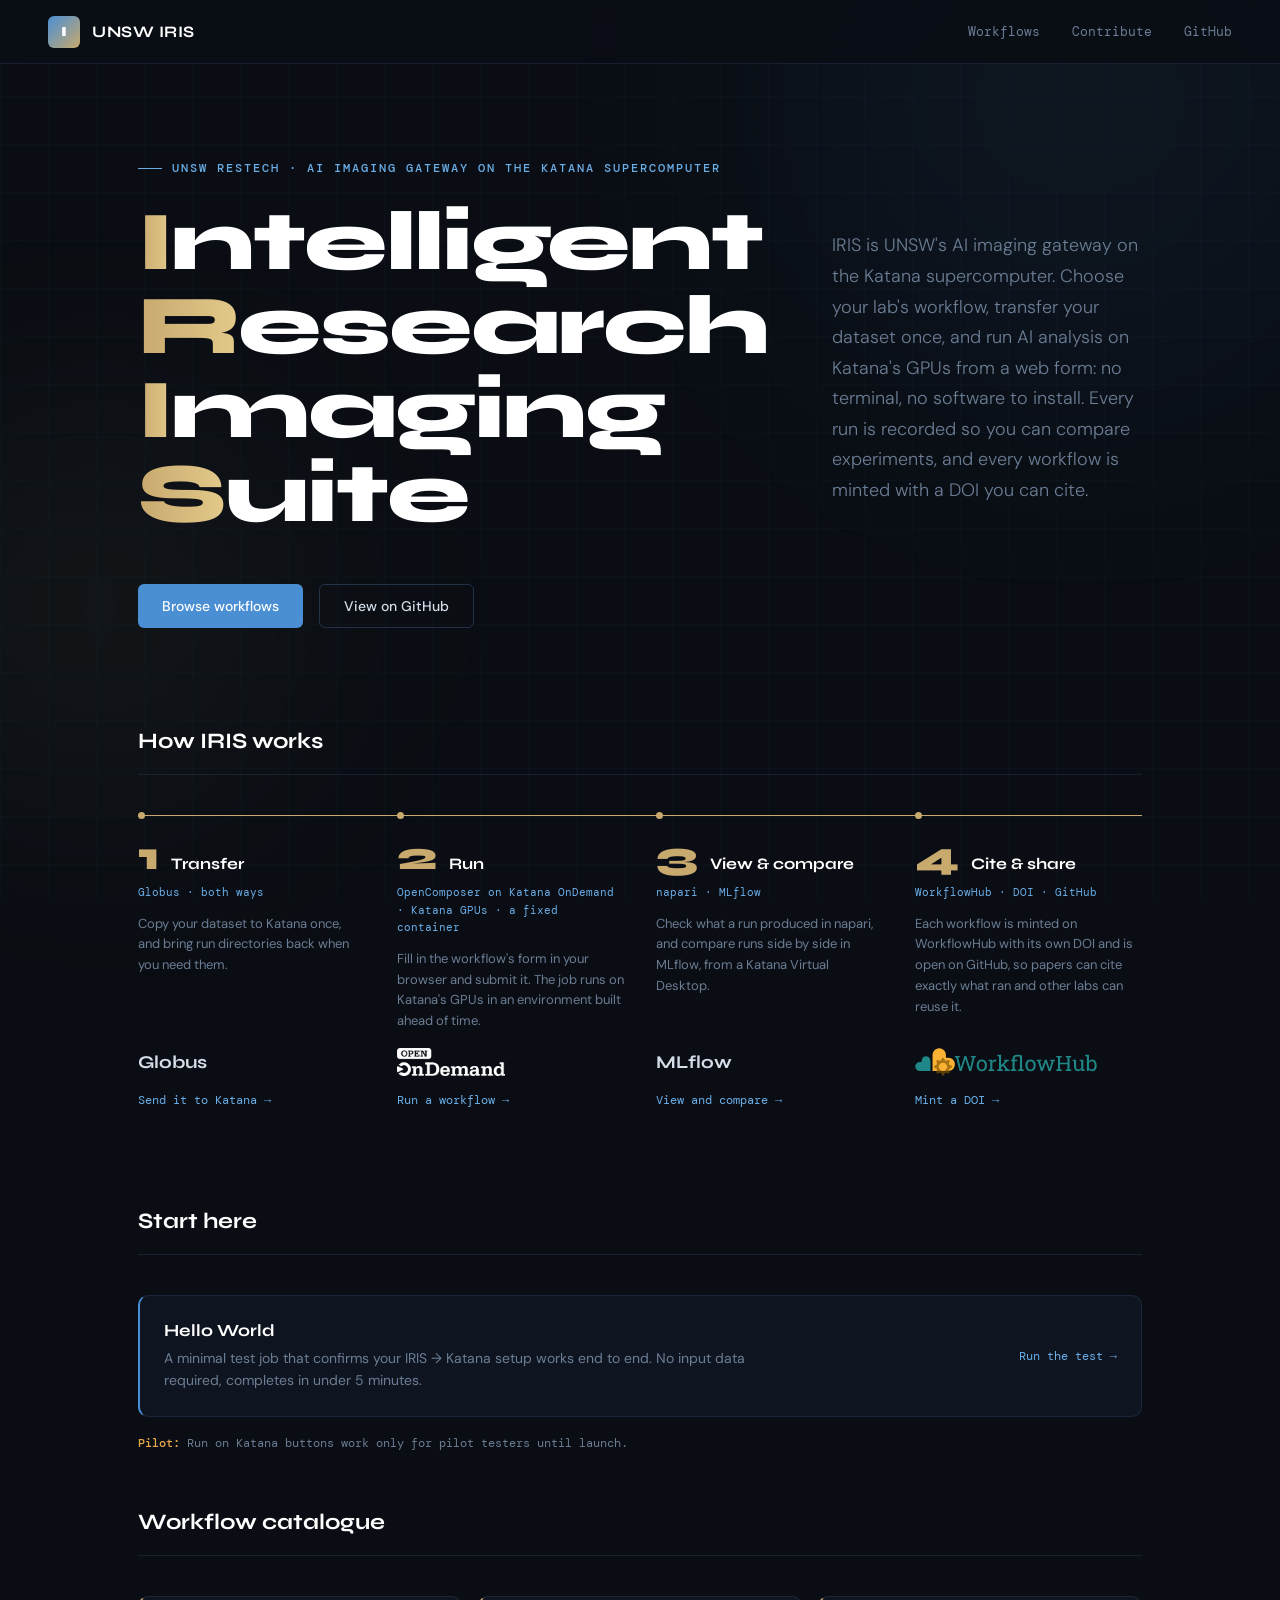
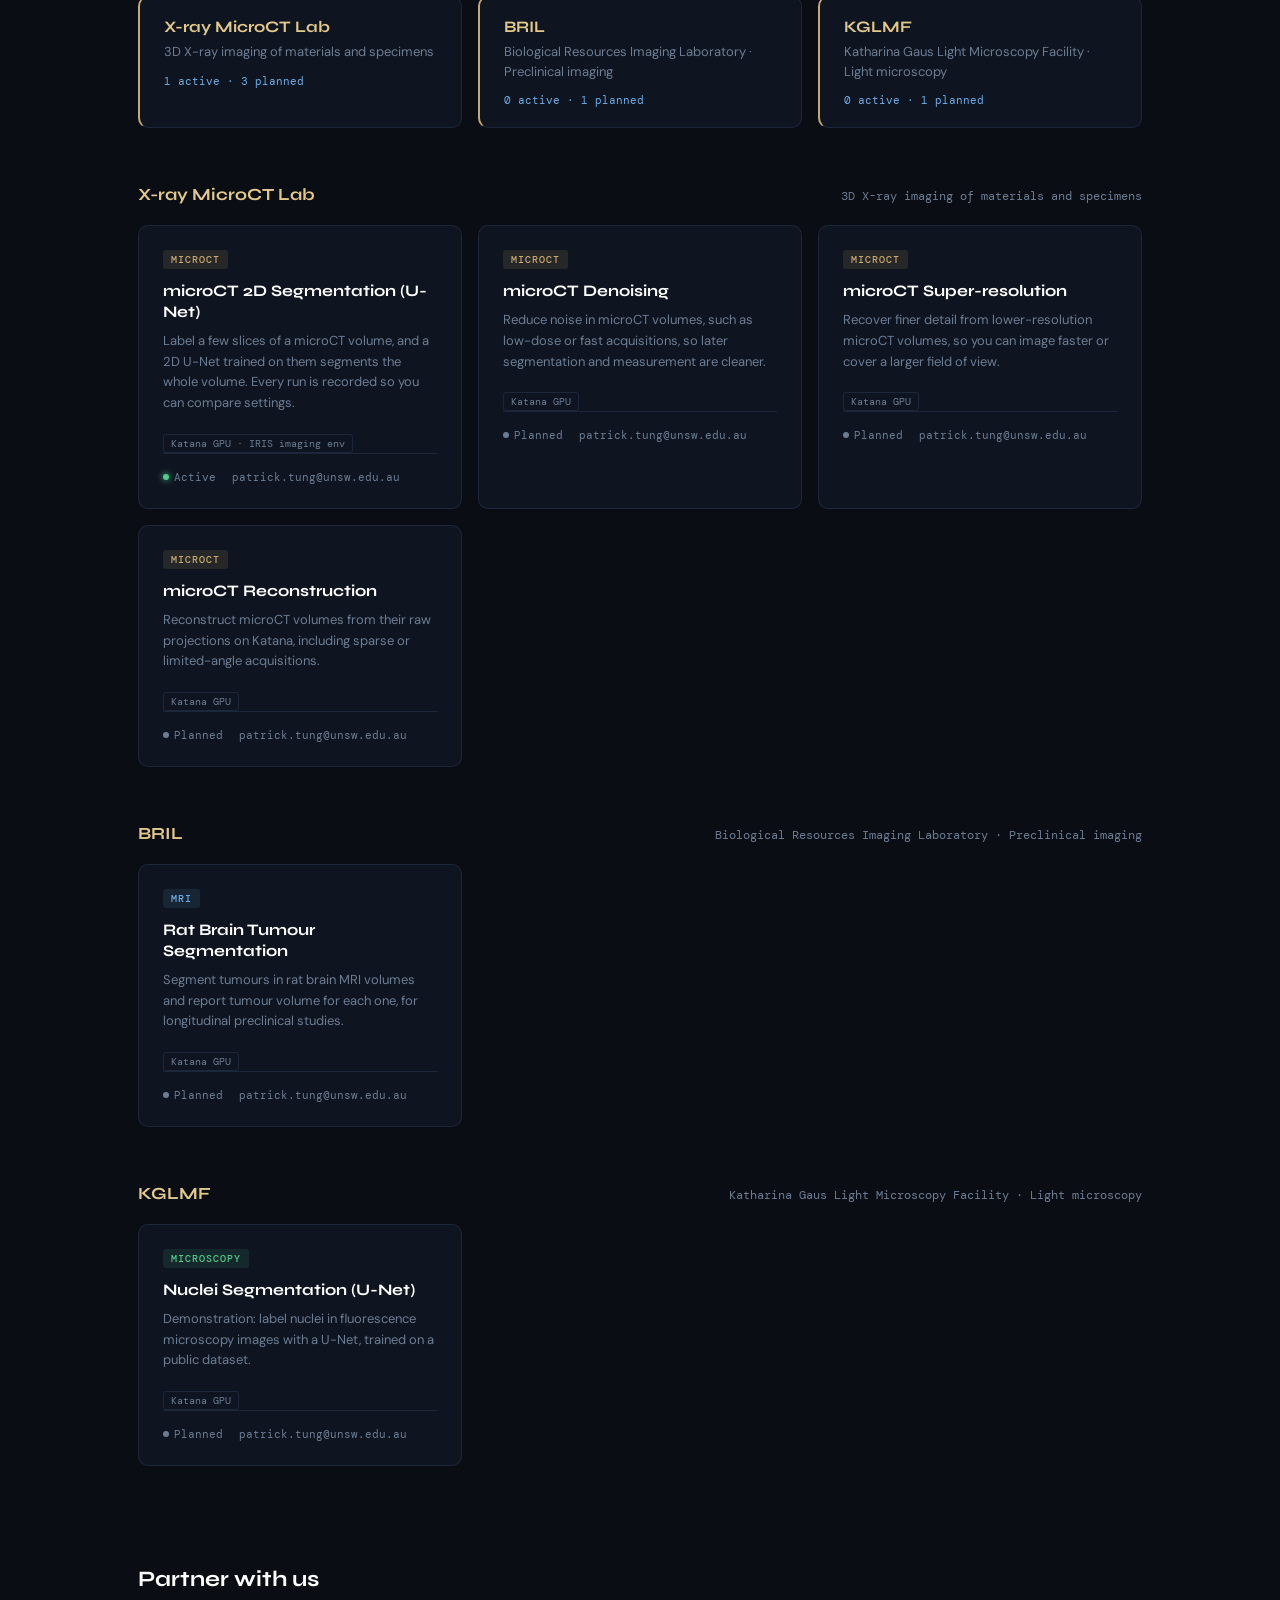
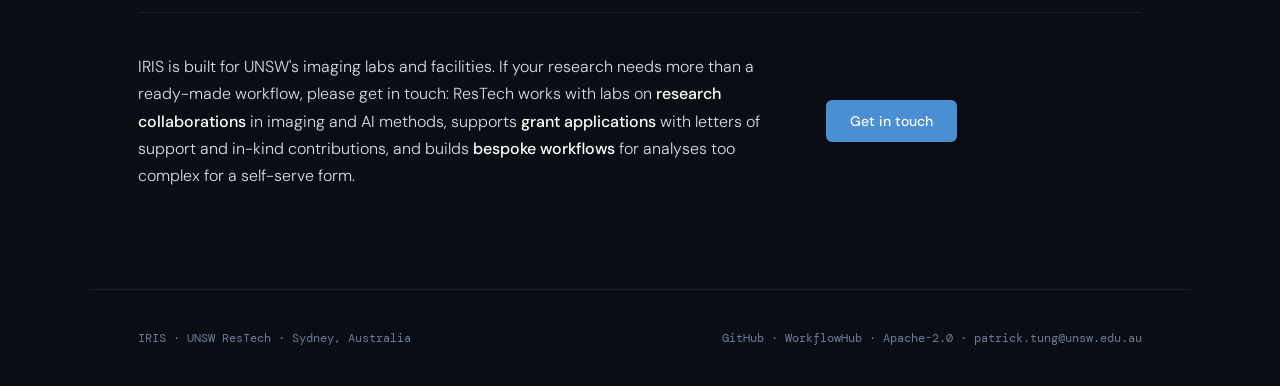
<file: index.html>
<!DOCTYPE html>
<html lang="en">
<head>
  <meta charset="UTF-8">
  <meta name="viewport" content="width=device-width, initial-scale=1.0">
  <title>IRIS — Intelligent Research Imaging Suite</title>
  <link rel="preconnect" href="https://fonts.googleapis.com">
  <link href="https://fonts.googleapis.com/css2?family=DM+Mono:wght@400;500&family=Syne:wght@400;600;700;800&family=DM+Sans:wght@300;400;500&display=swap" rel="stylesheet">
  <style>
    *, *::before, *::after { box-sizing: border-box; margin: 0; padding: 0; }

    :root {
      --bg:        #0a0e14;
      --bg2:       #0f1520;
      --bg3:       #141c2e;
      --surface:   #1a2438;
      --border:    rgba(99,140,210,0.15);
      --border2:   rgba(99,140,210,0.28);
      --gold:      #c8a96e;
      --gold2:     #e2c98a;
      --blue:      #4a8fd4;
      --blue2:     #6aaee8;
      --text:      #d4dde8;
      --muted:     #6b7d94;
      --tag-bg:    rgba(74,143,212,0.12);
      --tag-text:  #6aaee8;
      --red:       #e05a5a;
      --green:     #4ecb8d;
      --amber:     #e8a84a;
      /* Modality accents — one per modality tag in the catalogue. */
      --pink:      #e07ab0;
    }

    html { scroll-behavior: smooth; }

    body {
      font-family: 'DM Sans', sans-serif;
      background: var(--bg);
      color: var(--text);
      min-height: 100vh;
      overflow-x: hidden;
    }

    /* Grid overlay */
    body::before {
      content: '';
      position: fixed;
      inset: 0;
      background-image:
        linear-gradient(rgba(74,143,212,0.03) 1px, transparent 1px),
        linear-gradient(90deg, rgba(74,143,212,0.03) 1px, transparent 1px);
      background-size: 48px 48px;
      pointer-events: none;
      z-index: 0;
    }

    /* Glow orbs */
    .orb {
      position: fixed;
      border-radius: 50%;
      filter: blur(120px);
      pointer-events: none;
      z-index: 0;
    }
    .orb-1 { width: 600px; height: 600px; background: rgba(74,143,212,0.06); top: -200px; right: -100px; }
    .orb-2 { width: 400px; height: 400px; background: rgba(200,169,110,0.05); bottom: 10%; left: -100px; }

    /* ── NAV ── */
    body > nav {
      position: fixed; top: 0; left: 0; right: 0;
      z-index: 100;
      display: flex; align-items: center; justify-content: space-between;
      padding: 0 48px;
      height: 64px;
      background: rgba(10,14,20,0.85);
      backdrop-filter: blur(12px);
      border-bottom: 1px solid var(--border);
    }

    .nav-logo {
      display: flex; align-items: center; gap: 12px;
      text-decoration: none;
    }
    .nav-logo-mark {
      width: 32px; height: 32px;
      background: linear-gradient(135deg, var(--blue), var(--gold));
      border-radius: 6px;
      display: flex; align-items: center; justify-content: center;
      font-family: 'Syne', sans-serif;
      font-weight: 800; font-size: 14px;
      color: #fff;
      letter-spacing: -0.5px;
    }
    .nav-logo-text {
      font-family: 'Syne', sans-serif;
      font-weight: 700; font-size: 16px;
      color: #fff; letter-spacing: 0.5px;
    }
    .nav-links { display: flex; align-items: center; gap: 32px; }
    .nav-links a {
      font-size: 13px; font-weight: 400;
      color: var(--muted); text-decoration: none;
      transition: color 0.2s;
      font-family: 'DM Mono', monospace;
    }
    .nav-links a:hover { color: var(--text); }

    /* ── HERO ── */
    .hero {
      position: relative; z-index: 1;
      padding: 160px 48px 100px;
      max-width: 1100px; margin: 0 auto;
    }

    .hero-eyebrow {
      font-family: 'DM Mono', monospace;
      font-size: 12px; font-weight: 500;
      color: var(--blue2);
      letter-spacing: 2px;
      text-transform: uppercase;
      margin-bottom: 24px;
      display: flex; align-items: center; gap: 10px;
    }
    .hero-eyebrow::before {
      content: '';
      display: block; width: 24px; height: 1px;
      background: var(--blue2);
    }

    h1 {
      font-family: 'Syne', sans-serif;
      font-size: clamp(48px, 7vw, 84px);
      font-weight: 800;
      line-height: 1.0;
      letter-spacing: -2px;
      color: #fff;
      margin-bottom: 8px;
    }
    h1 .accent {
      background: linear-gradient(90deg, var(--gold), var(--gold2));
      -webkit-background-clip: text;
      -webkit-text-fill-color: transparent;
      background-clip: text;
    }

    .hero-sub {
      font-size: 18px; font-weight: 300;
      color: var(--muted); line-height: 1.7;
      max-width: 560px;
      margin: 28px 0 48px;
    }

    .hero-actions { display: flex; gap: 16px; flex-wrap: wrap; }

    /* Wide screens put the title and its paragraph side by side; below the
       lifecycle's 1000px breakpoint they stack. */
    @media (min-width: 1001px) {
      .hero-row {
        display: grid; grid-template-columns: auto 1fr;
        gap: 64px; align-items: center;
        margin-bottom: 48px;
      }
      .hero-row h1, .hero-row .hero-sub { margin: 0; }
    }

    .btn {
      display: inline-flex; align-items: center; gap: 8px;
      padding: 12px 24px;
      border-radius: 6px;
      font-family: 'DM Sans', sans-serif;
      font-size: 14px; font-weight: 500;
      text-decoration: none;
      transition: all 0.2s;
      cursor: pointer; border: none;
    }
    .btn-primary {
      background: var(--blue);
      color: #fff;
    }
    .btn-primary:hover { background: var(--blue2); transform: translateY(-1px); }

    .btn-outline {
      background: transparent;
      color: var(--text);
      border: 1px solid var(--border2);
    }
    .btn-outline:hover { border-color: var(--blue); color: var(--blue2); transform: translateY(-1px); }

    /* ── SECTION ── */
    section {
      position: relative; z-index: 1;
      max-width: 1100px; margin: 0 auto;
      padding: 0 48px 100px;
    }

    .section-header {
      display: flex; align-items: baseline;
      justify-content: space-between;
      margin-bottom: 40px;
      border-bottom: 1px solid var(--border);
      padding-bottom: 20px;
    }
    .section-title {
      font-family: 'Syne', sans-serif;
      font-size: 22px; font-weight: 700;
      color: #fff;
    }
    .section-mono {
      font-family: 'DM Mono', monospace;
      font-size: 12px; color: var(--muted);
    }

    /* ── START HERE ── */
    #start-here { padding-bottom: 56px; }
    .start-card {
      display: flex; align-items: center; justify-content: space-between;
      gap: 24px; flex-wrap: wrap;
      background: var(--bg2);
      border: 1px solid var(--border);
      border-left: 2px solid var(--blue);
      border-radius: 10px;
      padding: 24px;
      text-decoration: none;
      transition: all 0.2s;
    }
    .start-card:hover { border-color: var(--border2); border-left-color: var(--blue2); background: var(--bg3); }
    .start-name {
      font-family: 'Syne', sans-serif;
      font-size: 17px; font-weight: 700; color: #fff;
      margin-bottom: 6px;
    }
    .start-desc { font-size: 14px; color: var(--muted); line-height: 1.6; max-width: 620px; }
    .start-go {
      font-family: 'DM Mono', monospace;
      font-size: 12px; color: var(--blue2); white-space: nowrap;
    }
    .prelaunch-note {
      margin-top: 16px;
      font-family: 'DM Mono', monospace;
      font-size: 12px; color: var(--muted); line-height: 1.7;
    }
    .prelaunch-note strong { color: var(--amber); font-weight: 500; }
    .prelaunch-note code { font-family: inherit; color: var(--text); }

    /* ── LABS ── */
    .lab + .lab { margin-top: 56px; }
    .lab-header {
      display: flex; align-items: baseline;
      justify-content: space-between; gap: 16px; flex-wrap: wrap;
      margin-bottom: 20px;
    }
    .lab-title {
      font-family: 'Syne', sans-serif;
      font-size: 17px; font-weight: 700;
      color: var(--gold2);
    }

    /* ── WORKFLOW GRID ── */
    .workflow-grid {
      display: grid;
      grid-template-columns: repeat(auto-fill, minmax(300px, 1fr));
      gap: 16px;
    }

    .workflow-card {
      background: var(--bg2);
      border: 1px solid var(--border);
      border-radius: 10px;
      padding: 24px;
      text-decoration: none;
      display: block;
      transition: all 0.2s;
      position: relative;
      overflow: hidden;
    }
    .workflow-card::before {
      content: '';
      position: absolute; top: 0; left: 0; right: 0;
      height: 2px;
      background: linear-gradient(90deg, var(--blue), transparent);
      opacity: 0;
      transition: opacity 0.2s;
    }
    .workflow-card:hover {
      border-color: var(--border2);
      transform: translateY(-2px);
      background: var(--bg3);
    }
    .workflow-card:hover::before { opacity: 1; }

    .workflow-card.planned { cursor: default; }
    .workflow-card.planned:hover {
      border-color: var(--border); transform: none; background: var(--bg2);
    }
    .workflow-card.planned:hover::before { opacity: 0; }

    .card-top {
      display: flex; align-items: flex-start;
      justify-content: space-between;
      margin-bottom: 12px;
    }
    .card-domain {
      font-family: 'DM Mono', monospace;
      font-size: 10px; font-weight: 500;
      padding: 3px 8px; border-radius: 3px;
      background: var(--tag-bg);
      color: var(--tag-text);
      text-transform: uppercase; letter-spacing: 1px;
    }
    .card-domain.microct   { background: rgba(200,169,110,0.12); color: var(--gold); }
    .card-domain.microscopy{ background: rgba(78,203,141,0.1); color: var(--green); }
    .card-domain.pathology { background: rgba(224,122,176,0.1); color: var(--pink); }
    .card-domain.mri       { background: rgba(106,174,232,0.1); color: var(--blue2); }

    .card-name {
      font-family: 'Syne', sans-serif;
      font-size: 16px; font-weight: 700;
      color: #fff; margin-bottom: 8px;
      line-height: 1.3;
    }
    .card-desc {
      font-size: 13px; color: var(--muted);
      line-height: 1.6; margin-bottom: 20px;
    }

    .card-meta {
      display: flex; gap: 16px;
      padding-top: 16px;
      border-top: 1px solid var(--border);
      font-family: 'DM Mono', monospace;
      font-size: 11px; color: var(--muted);
    }
    .card-meta span { display: flex; align-items: center; gap: 5px; }

    .card-compute {
      margin-top: 12px;
      display: flex; gap: 6px; flex-wrap: wrap;
    }
    .compute-tag {
      font-family: 'DM Mono', monospace;
      font-size: 10px; padding: 2px 7px;
      border-radius: 3px;
      border: 1px solid var(--border);
      color: var(--muted);
    }

    /* Status dot */
    .status-dot {
      width: 6px; height: 6px;
      border-radius: 50%;
      background: var(--green);
      display: inline-block;
      box-shadow: 0 0 6px var(--green);
    }
    .status-dot.planned { background: var(--muted); box-shadow: none; }

    /* ── HOW IRIS WORKS ── */
    /* Numbered steps, not cards: no box, and a thin gold line along the
       top of each stage, carried across the gap to the next one. */
    .lifecycle {
      display: grid;
      grid-template-columns: repeat(4, 1fr);
      gap: 32px;
    }
    .stage {
      position: relative;
      display: flex; flex-direction: column;
      border-top: 1px solid var(--gold);
      padding-top: 20px;
    }
    .stage:not(:last-child)::after {
      content: '';
      position: absolute; top: -1px; right: -32px;
      width: 32px; height: 1px;
      background: var(--gold);
    }
    /* A gold dot where each stage meets the line. */
    .stage::before {
      content: '';
      position: absolute; top: -4px; left: 0;
      width: 7px; height: 7px; border-radius: 50%;
      background: var(--gold);
    }
    .stage-head {
      display: flex; align-items: baseline; gap: 12px;
      margin-bottom: 8px;
    }
    .stage-num {
      font-family: 'Syne', sans-serif;
      font-weight: 800; font-size: 40px; line-height: 1;
      color: var(--gold);
    }
    .stage-title {
      font-family: 'Syne', sans-serif;
      font-weight: 700; font-size: 16px;
      color: #fff;
    }
    .stage-tools {
      font-family: 'DM Mono', monospace;
      font-size: 11px; color: var(--blue2);
      line-height: 1.6; margin-bottom: 12px;
    }
    .stage-desc {
      font-size: 13px; color: var(--muted);
      line-height: 1.6; margin-bottom: 16px;
    }
    /* A stage's logo, or its product's name as text, at the stage's foot
       so the four line up. */
    .stage-logo {
      margin-top: auto; margin-bottom: 16px;
      height: 28px; display: flex; align-items: center;
    }
    .stage-logo img { display: block; height: 28px; width: auto; }
    .stage-logo-name {
      font-family: 'Syne', sans-serif;
      font-weight: 700; font-size: 18px; color: var(--text);
    }
    .stage-link {
      font-family: 'DM Mono', monospace;
      font-size: 12px; color: var(--blue2); text-decoration: none;
    }
    .stage-link:hover { color: var(--text); }

    /* ── PARTNER WITH US ── */
    .partner-intro {
      font-size: 16px; font-weight: 300;
      color: var(--text); line-height: 1.7;
      max-width: 640px;
    }
    .partner-intro strong { font-weight: 500; color: #fff; }
    /* The paragraph and its button sit side by side, the button to the
       right; at 768px and below they stack (see the 768px block). */
    .partner-row {
      display: flex; align-items: center; gap: 48px;
    }
    .partner-row .btn { flex-shrink: 0; }

    /* ── LAB TILES ── */
    .lab-tiles {
      display: grid;
      grid-template-columns: repeat(auto-fill, minmax(240px, 1fr));
      gap: 16px;
      margin-bottom: 56px;
    }
    .lab-tile {
      display: flex; flex-direction: column; gap: 6px;
      background: var(--bg2);
      border: 1px solid var(--border);
      border-left: 2px solid var(--gold);
      border-radius: 10px;
      padding: 20px 24px;
      text-decoration: none;
      transition: all 0.2s;
    }
    .lab-tile:hover { border-color: var(--border2); border-left-color: var(--gold2); background: var(--bg3); }
    .lab-tile-name {
      font-family: 'Syne', sans-serif;
      font-size: 16px; font-weight: 700; color: var(--gold2);
    }
    .lab-tile-desc { font-size: 13px; color: var(--muted); line-height: 1.5; }
    .lab-tile-counts {
      font-family: 'DM Mono', monospace;
      font-size: 11px; color: var(--blue2);
      margin-top: 6px;
    }

    /* ── FOOTER ── */
    footer {
      position: relative; z-index: 1;
      border-top: 1px solid var(--border);
      padding: 40px 48px;
      max-width: 1100px; margin: 0 auto;
      display: flex; align-items: center;
      justify-content: space-between;
      font-family: 'DM Mono', monospace;
      font-size: 12px; color: var(--muted);
    }
    footer a { color: var(--muted); text-decoration: none; }
    footer a:hover { color: var(--blue2); }

    /* Animate on load */
    @keyframes fadeUp {
      from { opacity: 0; transform: translateY(20px); }
      to   { opacity: 1; transform: translateY(0); }
    }
    .hero-eyebrow { animation: fadeUp 0.5s ease both; }
    h1            { animation: fadeUp 0.5s 0.1s ease both; }
    .hero-sub     { animation: fadeUp 0.5s 0.2s ease both; }
    .hero-actions { animation: fadeUp 0.5s 0.3s ease both; }

    /* Too narrow for the row, the stages stack in one column, the gold line
       running down their left edge so it stays one path from 1 to 4. */
    @media (max-width: 1000px) {
      .lifecycle { grid-template-columns: 1fr; }
      .stage {
        border-top: none; border-left: 1px solid var(--gold);
        padding: 0 0 0 20px;
      }
      .stage:not(:last-child)::after {
        top: auto; right: auto; bottom: -32px; left: -1px;
        width: 1px; height: 32px;
      }
      .stage::before { top: 0; left: -4px; }
    }

    @media (max-width: 768px) {
      body > nav { padding: 0 20px; }
      h1 { font-size: clamp(36px, 11vw, 48px); letter-spacing: -1px; }
      .nav-links { display: none; }
      .hero { padding: 120px 20px 60px; }
      section { padding: 0 20px 60px; }
      footer { flex-direction: column; gap: 16px; text-align: center; }
      .partner-row { flex-direction: column; align-items: flex-start; gap: 32px; }
    }
  </style>
</head>
<body>

<div class="orb orb-1"></div>
<div class="orb orb-2"></div>

<!-- NAV -->
<nav>
  <a href="./" class="nav-logo">
    <div class="nav-logo-mark">I</div>
    <span class="nav-logo-text">UNSW IRIS</span>
  </a>
  <div class="nav-links">
    <a href="#workflows">Workflows</a>
    <a href="contribute/">Contribute</a>
    <a href="https://github.com/unsw-restech/iris" target="_blank">GitHub</a>
  </div>
</nav>

<!-- HERO -->
<div class="hero">
  <div class="hero-eyebrow">UNSW ResTech · AI Imaging Gateway on the Katana supercomputer</div>
  <div class="hero-row">
    <h1><span class="accent">I</span>ntelligent<br><span class="accent">R</span>esearch<br><span class="accent">I</span>maging<br><span class="accent">S</span>uite</h1>
    <p class="hero-sub">
      IRIS is UNSW's AI imaging gateway on the Katana supercomputer. Choose your lab's workflow, transfer your dataset once, and run AI analysis on Katana's GPUs from a web form: no terminal, no software to install.
      Every run is recorded so you can compare experiments, and every workflow is minted with a DOI you can cite.
    </p>
  </div>
  <div class="hero-actions">
    <a href="#workflows" class="btn btn-primary">Browse workflows</a>
    <a href="https://github.com/unsw-restech/iris" class="btn btn-outline" target="_blank">View on GitHub</a>
  </div>
</div>

<!-- HOW IRIS WORKS: numbered steps, not cards; a stage-link is the only link
     in a stage. Each stage-logo holds its product's logo from assets/logos/
     (sources and licences in its README.md), or the product's name as text
     where its terms rule the logo out. -->
<section id="lifecycle">
  <div class="section-header">
    <span class="section-title">How IRIS works</span>
  </div>
  <div class="lifecycle">
    <div class="stage">
      <div class="stage-head"><span class="stage-num">1</span><span class="stage-title">Transfer</span></div>
      <div class="stage-tools">Globus · both ways</div>
      <p class="stage-desc">Copy your dataset to Katana once, and bring run directories back when you need them.</p>
      <div class="stage-logo"><span class="stage-logo-name">Globus</span></div>
      <a class="stage-link" href="guide/#send">Send it to Katana →</a>
    </div>
    <div class="stage">
      <div class="stage-head"><span class="stage-num">2</span><span class="stage-title">Run</span></div>
      <div class="stage-tools">OpenComposer on Katana OnDemand · Katana GPUs · a fixed container</div>
      <p class="stage-desc">Fill in the workflow's form in your browser and submit it. The job runs on Katana's GPUs in an environment built ahead of time.</p>
      <div class="stage-logo"><img src="assets/logos/open-ondemand.png" width="1186" height="308" alt="Open OnDemand"></div>
      <a class="stage-link" href="#workflows">Run a workflow →</a>
    </div>
    <div class="stage">
      <div class="stage-head"><span class="stage-num">3</span><span class="stage-title">View &amp; compare</span></div>
      <div class="stage-tools">napari · MLflow</div>
      <p class="stage-desc">Check what a run produced in napari, and compare runs side by side in MLflow, from a Katana Virtual Desktop.</p>
      <div class="stage-logo"><span class="stage-logo-name">MLflow</span></div>
      <a class="stage-link" href="guide/#compare">View and compare →</a>
    </div>
    <div class="stage">
      <div class="stage-head"><span class="stage-num">4</span><span class="stage-title">Cite &amp; share</span></div>
      <div class="stage-tools">WorkflowHub · DOI · GitHub</div>
      <p class="stage-desc">Each workflow is minted on WorkflowHub with its own DOI and is open on GitHub, so papers can cite exactly what ran and other labs can reuse it.</p>
      <div class="stage-logo"><img src="assets/logos/workflowhub.svg" width="1153" height="177" alt="WorkflowHub"></div>
      <a class="stage-link" href="contribute/#mint">Mint a DOI →</a>
    </div>
  </div>
</section>

<!-- START HERE -->
<section id="start-here">
  <div class="section-header">
    <span class="section-title">Start here</span>
  </div>
  <a href="workflows/hello-world/" class="start-card">
    <div>
      <div class="start-name">Hello World</div>
      <div class="start-desc">A minimal test job that confirms your IRIS → Katana setup works end to end. No input data required, completes in under 5 minutes.</div>
    </div>
    <span class="start-go">Run the test →</span>
  </a>
  <p class="prelaunch-note">
    <strong>Pilot:</strong> Run on Katana buttons
    work only for pilot testers until launch.
  </p>
</section>

<!-- WORKFLOWS -->
<section id="workflows">
  <div class="section-header">
    <span class="section-title">Workflow catalogue</span>
  </div>

  <!-- One tile per lab section, in section order; bin/check holds each
       tile's counts to its section's Active and Planned cards. -->
  <div class="lab-tiles">
    <a href="#microct-lab" class="lab-tile">
      <span class="lab-tile-name">X-ray MicroCT Lab</span>
      <span class="lab-tile-desc">3D X-ray imaging of materials and specimens</span>
      <span class="lab-tile-counts">1 active · 3 planned</span>
    </a>
    <a href="#bril" class="lab-tile">
      <span class="lab-tile-name">BRIL</span>
      <span class="lab-tile-desc">Biological Resources Imaging Laboratory · Preclinical imaging</span>
      <span class="lab-tile-counts">0 active · 1 planned</span>
    </a>
    <a href="#kglmf" class="lab-tile">
      <span class="lab-tile-name">KGLMF</span>
      <span class="lab-tile-desc">Katharina Gaus Light Microscopy Facility · Light microscopy</span>
      <span class="lab-tile-counts">0 active · 1 planned</span>
    </a>
  </div>

  <div class="lab" id="microct-lab">
    <div class="lab-header">
      <span class="lab-title">X-ray MicroCT Lab</span>
      <span class="section-mono">3D X-ray imaging of materials and specimens</span>
    </div>
    <div class="workflow-grid">

      <a href="workflows/microct-2d-segmentation/" class="workflow-card">
        <div class="card-top">
          <span class="card-domain microct">microCT</span>
        </div>
        <div class="card-name">microCT 2D Segmentation (U-Net)</div>
        <div class="card-desc">Label a few slices of a microCT volume, and a 2D U-Net trained on them segments the whole volume. Every run is recorded so you can compare settings.</div>
        <div class="card-compute">
          <span class="compute-tag">Katana GPU · IRIS imaging env</span>
        </div>
        <div class="card-meta">
          <span><span class="status-dot"></span> Active</span>
          <span>patrick.tung@unsw.edu.au</span>
        </div>
      </a>

      <a href="workflows/microct-denoising/" class="workflow-card planned">
        <div class="card-top">
          <span class="card-domain microct">microCT</span>
        </div>
        <div class="card-name">microCT Denoising</div>
        <div class="card-desc">Reduce noise in microCT volumes, such as low-dose or fast acquisitions, so later segmentation and measurement are cleaner.</div>
        <div class="card-compute">
          <span class="compute-tag">Katana GPU</span>
        </div>
        <div class="card-meta">
          <span><span class="status-dot planned"></span> Planned</span>
          <span>patrick.tung@unsw.edu.au</span>
        </div>
      </a>

      <a href="workflows/microct-super-resolution/" class="workflow-card planned">
        <div class="card-top">
          <span class="card-domain microct">microCT</span>
        </div>
        <div class="card-name">microCT Super-resolution</div>
        <div class="card-desc">Recover finer detail from lower-resolution microCT volumes, so you can image faster or cover a larger field of view.</div>
        <div class="card-compute">
          <span class="compute-tag">Katana GPU</span>
        </div>
        <div class="card-meta">
          <span><span class="status-dot planned"></span> Planned</span>
          <span>patrick.tung@unsw.edu.au</span>
        </div>
      </a>

      <a href="workflows/microct-reconstruction/" class="workflow-card planned">
        <div class="card-top">
          <span class="card-domain microct">microCT</span>
        </div>
        <div class="card-name">microCT Reconstruction</div>
        <div class="card-desc">Reconstruct microCT volumes from their raw projections on Katana, including sparse or limited-angle acquisitions.</div>
        <div class="card-compute">
          <span class="compute-tag">Katana GPU</span>
        </div>
        <div class="card-meta">
          <span><span class="status-dot planned"></span> Planned</span>
          <span>patrick.tung@unsw.edu.au</span>
        </div>
      </a>

    </div>
  </div>

  <div class="lab" id="bril">
    <div class="lab-header">
      <span class="lab-title">BRIL</span>
      <span class="section-mono">Biological Resources Imaging Laboratory · Preclinical imaging</span>
    </div>
    <div class="workflow-grid">

      <a href="workflows/mri-rat-brain-tumour-segmentation/" class="workflow-card planned">
        <div class="card-top">
          <span class="card-domain mri">MRI</span>
        </div>
        <div class="card-name">Rat Brain Tumour Segmentation</div>
        <div class="card-desc">Segment tumours in rat brain MRI volumes and report tumour volume for each one, for longitudinal preclinical studies.</div>
        <div class="card-compute">
          <span class="compute-tag">Katana GPU</span>
        </div>
        <div class="card-meta">
          <span><span class="status-dot planned"></span> Planned</span>
          <span>patrick.tung@unsw.edu.au</span>
        </div>
      </a>

    </div>
  </div>

  <div class="lab" id="kglmf">
    <div class="lab-header">
      <span class="lab-title">KGLMF</span>
      <span class="section-mono">Katharina Gaus Light Microscopy Facility · Light microscopy</span>
    </div>
    <div class="workflow-grid">

      <a href="workflows/microscopy-cell-segmentation/" class="workflow-card planned">
        <div class="card-top">
          <span class="card-domain microscopy">Microscopy</span>
        </div>
        <div class="card-name">Nuclei Segmentation (U-Net)</div>
        <div class="card-desc">Demonstration: label nuclei in fluorescence microscopy images with a U-Net, trained on a public dataset.</div>
        <div class="card-compute">
          <span class="compute-tag">Katana GPU</span>
        </div>
        <div class="card-meta">
          <span><span class="status-dot planned"></span> Planned</span>
          <span>patrick.tung@unsw.edu.au</span>
        </div>
      </a>

    </div>
  </div>
</section>

<!-- PARTNER WITH US -->
<section id="partner">
  <div class="section-header">
    <span class="section-title">Partner with us</span>
  </div>
  <div class="partner-row">
    <p class="partner-intro">IRIS is built for UNSW's imaging labs and facilities. If your research needs more than a ready-made workflow, please get in touch: ResTech works with labs on <strong>research collaborations</strong> in imaging and AI methods, supports <strong>grant applications</strong> with letters of support and in-kind contributions, and builds <strong>bespoke workflows</strong> for analyses too complex for a self-serve form.</p>
    <a href="mailto:patrick.tung@unsw.edu.au" class="btn btn-primary">Get in touch</a>
  </div>
</section>

<!-- FOOTER -->
<footer>
  <span>IRIS · UNSW ResTech · Sydney, Australia</span>
  <span>
    <a href="https://github.com/unsw-restech/iris" target="_blank">GitHub</a> ·
    <a href="https://workflowhub.eu/projects/472" target="_blank">WorkflowHub</a> ·
    <a href="https://github.com/unsw-restech/iris/blob/main/LICENSE" target="_blank">Apache-2.0</a> ·
    <a href="mailto:patrick.tung@unsw.edu.au">patrick.tung@unsw.edu.au</a>
  </span>
</footer>

</body>
</html>
</file>
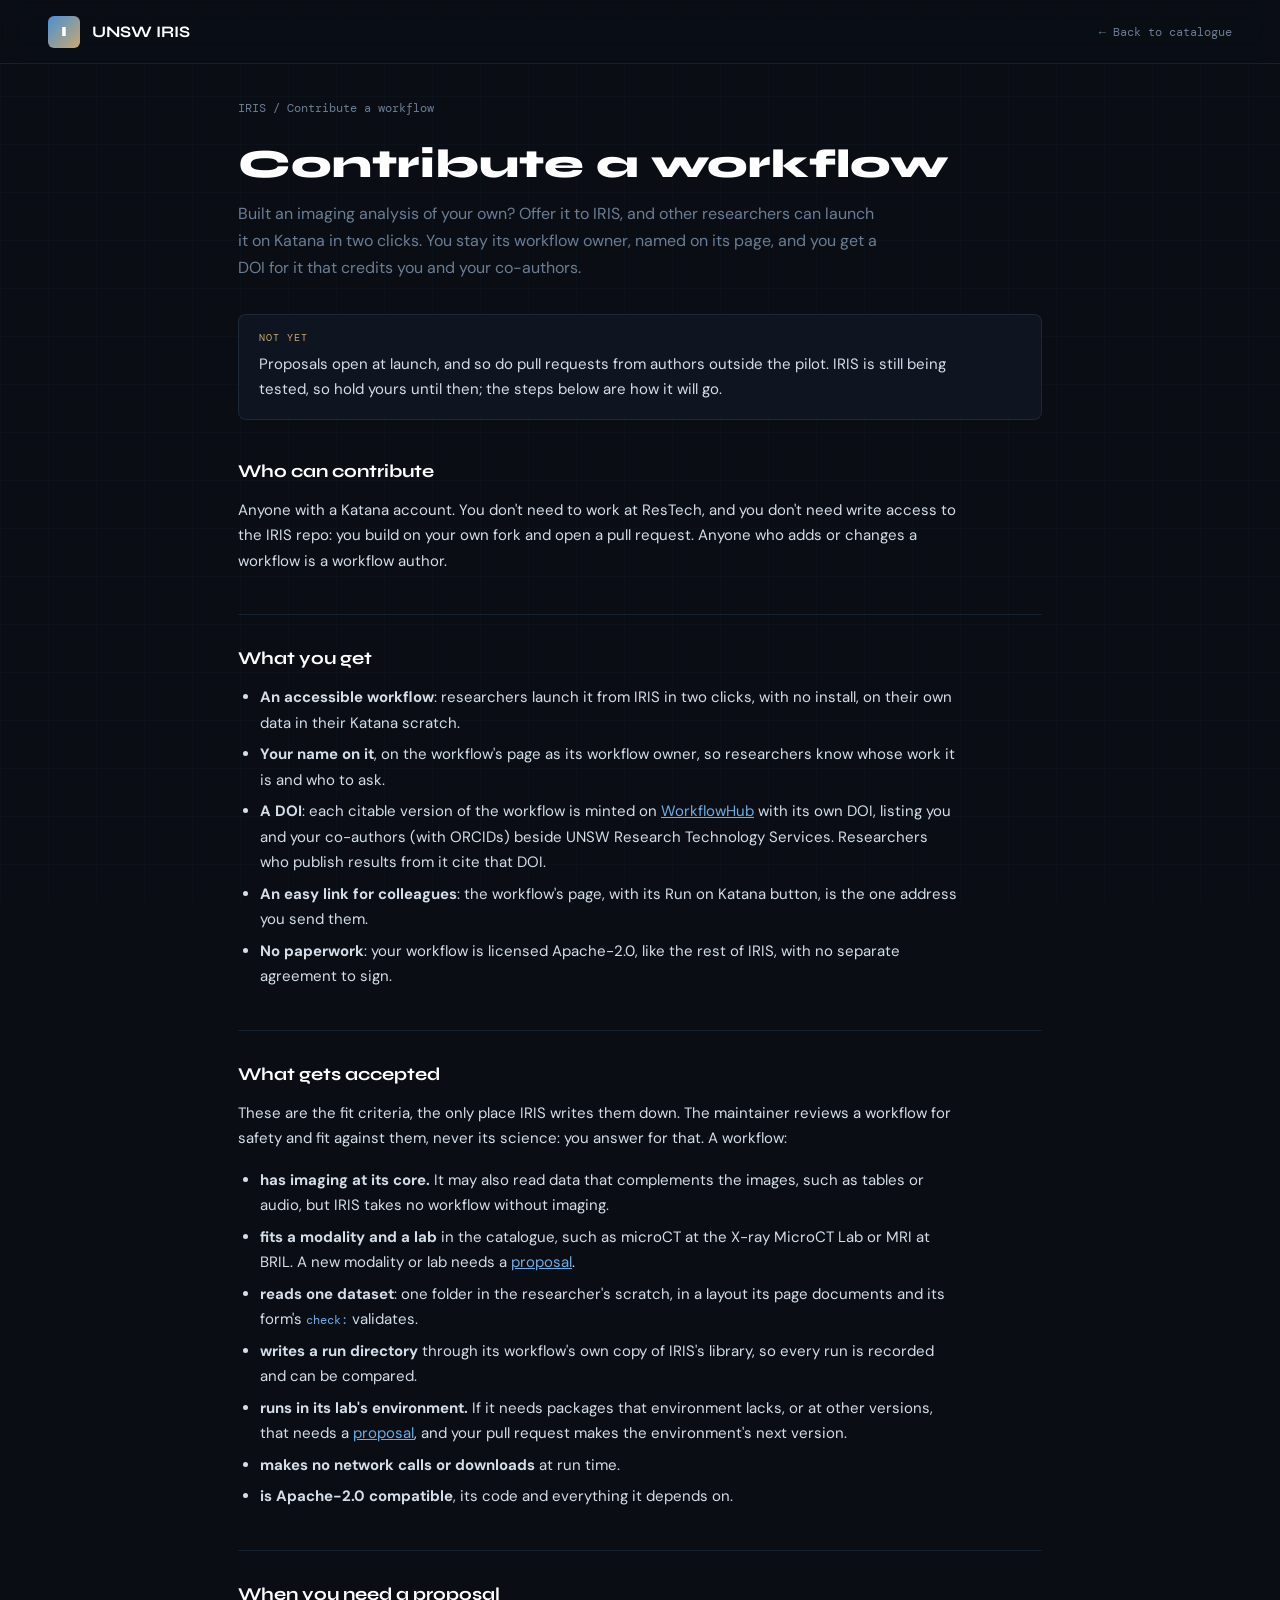
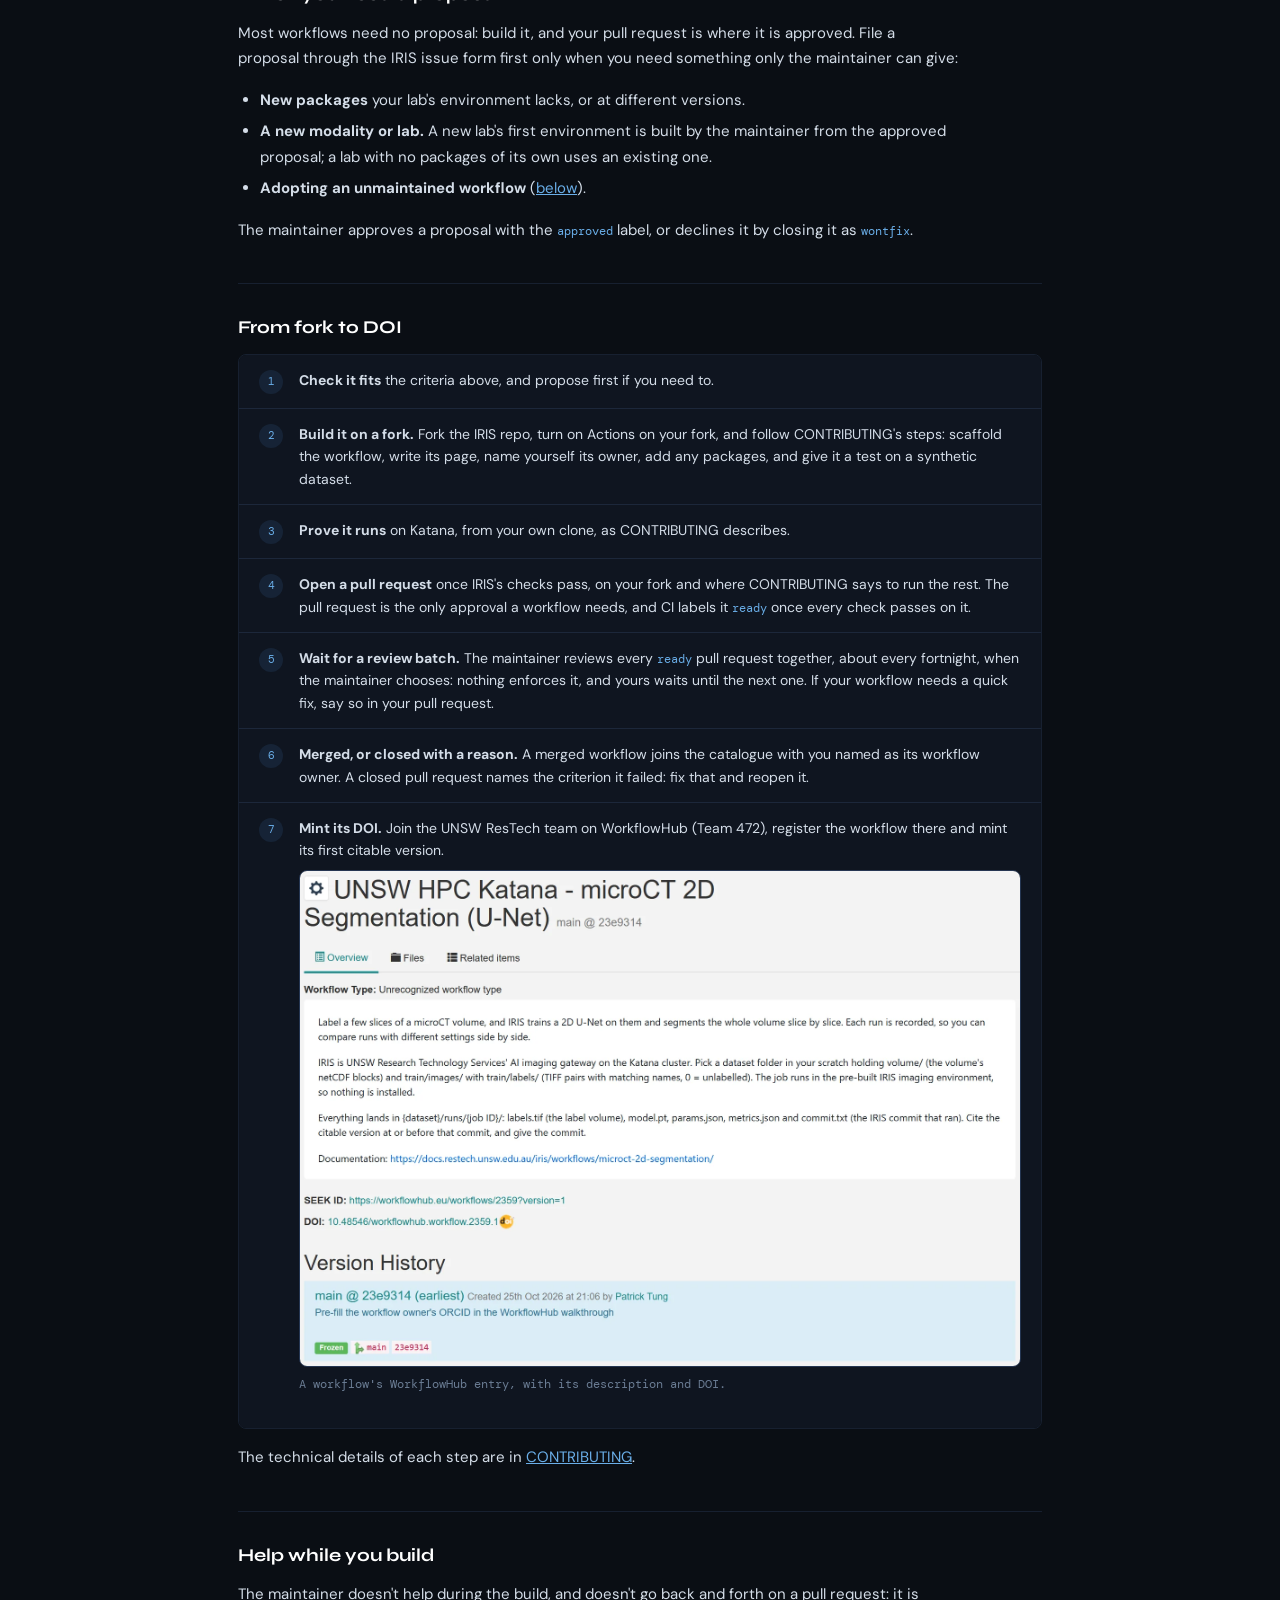
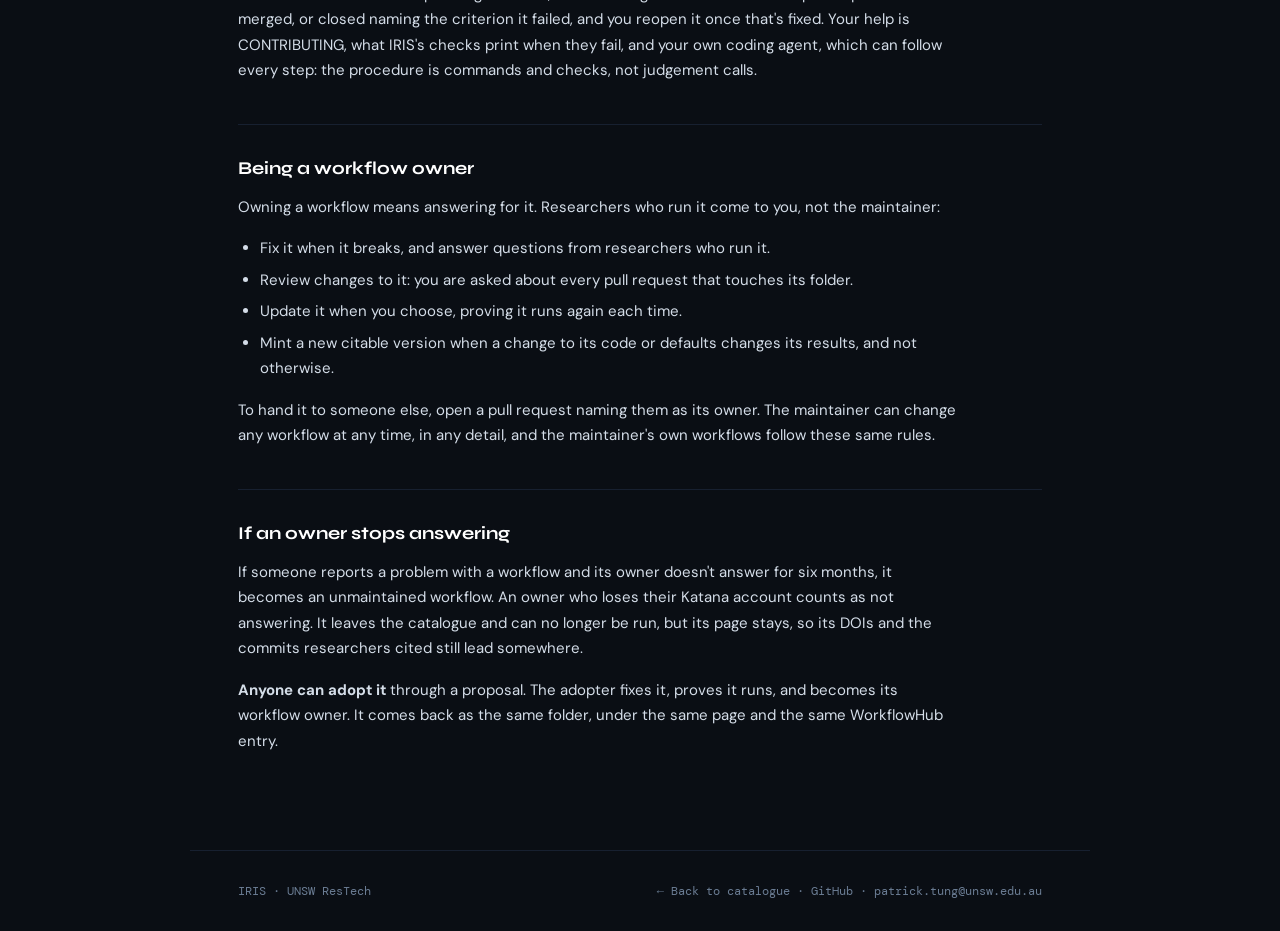
<file: contribute/index.html>
<!DOCTYPE html>
<html lang="en">
<head>
  <meta charset="UTF-8">
  <meta name="viewport" content="width=device-width, initial-scale=1.0">
  <title>Contribute a workflow — IRIS</title>
  <link rel="preconnect" href="https://fonts.googleapis.com">
  <link href="https://fonts.googleapis.com/css2?family=DM+Mono:wght@400;500&family=Syne:wght@700;800&family=DM+Sans:wght@300;400;500&display=swap" rel="stylesheet">
  <link rel="stylesheet" href="../assets/iris.css">
</head>
<body>
<nav>
  <a href="../" class="nav-logo">
    <div class="nav-logo-mark">I</div>
    <span class="nav-logo-text">UNSW IRIS</span>
  </a>
  <a href="../#workflows" class="nav-back">← Back to catalogue</a>
</nav>
<div class="page">
  <div class="breadcrumb"><a href="../">IRIS</a> / Contribute a workflow</div>
  <h1 class="wf-title">Contribute a workflow</h1>
  <p class="wf-desc">Built an imaging analysis of your own? Offer it to IRIS, and other researchers can launch it on Katana in two clicks. You stay its workflow owner, named on its page, and you get a DOI for it that credits you and your co-authors.</p>

  <!-- Launch removes this notice with the others CONTRIBUTING.md's Status lists; bin/check fails if only some are gone. -->
  <div class="ready" id="launch">
    <div class="ready-title">Not yet</div>
    <p class="prose">Proposals open at launch, and so do pull requests from authors outside the pilot. IRIS is still being tested, so hold yours until then; the steps below are how it will go.</p>
  </div>

  <h2 id="who">Who can contribute</h2>
  <div class="prose">
    <p>Anyone with a Katana account. You don't need to work at ResTech, and you don't need write access to the IRIS repo: you build on your own fork and open a pull request. Anyone who adds or changes a workflow is a workflow author.</p>
  </div>

  <h2 id="what-you-get">What you get</h2>
  <div class="prose">
    <ul>
      <li><strong>An accessible workflow</strong>: researchers launch it from IRIS in two clicks, with no install, on their own data in their Katana scratch.</li>
      <li><strong>Your name on it</strong>, on the workflow's page as its workflow owner, so researchers know whose work it is and who to ask.</li>
      <li><strong>A DOI</strong>: each citable version of the workflow is minted on <a href="https://workflowhub.eu/projects/472" target="_blank">WorkflowHub</a> with its own DOI, listing you and your co-authors (with ORCIDs) beside UNSW Research Technology Services. Researchers who publish results from it cite that DOI.</li>
      <li><strong>An easy link for colleagues</strong>: the workflow's page, with its Run on Katana button, is the one address you send them.</li>
      <li><strong>No paperwork</strong>: your workflow is licensed Apache-2.0, like the rest of IRIS, with no separate agreement to sign.</li>
    </ul>
  </div>

  <h2 id="criteria">What gets accepted</h2>
  <div class="prose">
    <p>These are the fit criteria, the only place IRIS writes them down. The maintainer reviews a workflow for safety and fit against them, never its science: you answer for that. A workflow:</p>
    <ul>
      <li><strong>has imaging at its core.</strong> It may also read data that complements the images, such as tables or audio, but IRIS takes no workflow without imaging.</li>
      <li><strong>fits a modality and a lab</strong> in the catalogue, such as microCT at the X-ray MicroCT Lab or MRI at BRIL. A new modality or lab needs a <a href="#proposal">proposal</a>.</li>
      <li><strong>reads one dataset</strong>: one folder in the researcher's scratch, in a layout its page documents and its form's <code>check:</code> validates.</li>
      <li><strong>writes a run directory</strong> through its workflow's own copy of IRIS's library, so every run is recorded and can be compared.</li>
      <li><strong>runs in its lab's environment.</strong> If it needs packages that environment lacks, or at other versions, that needs a <a href="#proposal">proposal</a>, and your pull request makes the environment's next version.</li>
      <li><strong>makes no network calls or downloads</strong> at run time.</li>
      <li><strong>is Apache-2.0 compatible</strong>, its code and everything it depends on.</li>
    </ul>
  </div>

  <h2 id="proposal">When you need a proposal</h2>
  <div class="prose">
    <p>Most workflows need no proposal: build it, and your pull request is where it is approved. File a proposal through the IRIS issue form first only when you need something only the maintainer can give:</p>
    <ul>
      <li><strong>New packages</strong> your lab's environment lacks, or at different versions.</li>
      <li><strong>A new modality or lab.</strong> A new lab's first environment is built by the maintainer from the approved proposal; a lab with no packages of its own uses an existing one.</li>
      <li><strong>Adopting an unmaintained workflow</strong> (<a href="#unmaintained">below</a>).</li>
    </ul>
    <p>The maintainer approves a proposal with the <code>approved</code> label, or declines it by closing it as <code>wontfix</code>.</p>
  </div>

  <h2 id="steps">From fork to DOI</h2>
  <ol class="steps">
    <li><span><strong>Check it fits</strong> the criteria above, and propose first if you need to.</span></li>
    <li><span><strong>Build it on a fork.</strong> Fork the IRIS repo, turn on Actions on your fork, and follow CONTRIBUTING's steps: scaffold the workflow, write its page, name yourself its owner, add any packages, and give it a test on a synthetic dataset.</span></li>
    <li><span><strong>Prove it runs</strong> on Katana, from your own clone, as CONTRIBUTING describes.</span></li>
    <li><span><strong>Open a pull request</strong> once IRIS's checks pass, on your fork and where CONTRIBUTING says to run the rest. The pull request is the only approval a workflow needs, and CI labels it <code>ready</code> once every check passes on it.</span></li>
    <li><span><strong>Wait for a review batch.</strong> The maintainer reviews every <code>ready</code> pull request together, about every fortnight, when the maintainer chooses: nothing enforces it, and yours waits until the next one. If your workflow needs a quick fix, say so in your pull request.</span></li>
    <li><span><strong>Merged, or closed with a reason.</strong> A merged workflow joins the catalogue with you named as its workflow owner. A closed pull request names the criterion it failed: fix that and reopen it.</span></li>
    <li id="mint"><div><strong>Mint its DOI.</strong> Join the UNSW ResTech team on WorkflowHub (Team 472), register the workflow there and mint its first citable version.
      <!-- The reference workflow's WorkflowHub entry, logged out, 2026-11-20 (#238): retake with the reference workflow page's copy. -->
      <figure class="shot">
        <a href="../assets/screenshots/workflowhub-entry.webp" target="_blank"><img src="../assets/screenshots/workflowhub-entry.webp" width="1600" height="1101" loading="lazy" decoding="async" alt="A workflow's WorkflowHub entry: its title, description and documentation link, its DOI, and its version history with the commit it froze."></a>
        <figcaption>A workflow's WorkflowHub entry, with its description and DOI.</figcaption>
      </figure></div></li>
  </ol>
  <div class="prose">
    <p>The technical details of each step are in <a href="https://github.com/unsw-restech/iris/blob/main/CONTRIBUTING.md" target="_blank">CONTRIBUTING</a>.</p>
  </div>

  <h2 id="help">Help while you build</h2>
  <div class="prose">
    <p>The maintainer doesn't help during the build, and doesn't go back and forth on a pull request: it is merged, or closed naming the criterion it failed, and you reopen it once that's fixed. Your help is CONTRIBUTING, what IRIS's checks print when they fail, and your own coding agent, which can follow every step: the procedure is commands and checks, not judgement calls.</p>
  </div>

  <h2 id="owner">Being a workflow owner</h2>
  <div class="prose">
    <p>Owning a workflow means answering for it. Researchers who run it come to you, not the maintainer:</p>
    <ul>
      <li>Fix it when it breaks, and answer questions from researchers who run it.</li>
      <li>Review changes to it: you are asked about every pull request that touches its folder.</li>
      <li>Update it when you choose, proving it runs again each time.</li>
      <li>Mint a new citable version when a change to its code or defaults changes its results, and not otherwise.</li>
    </ul>
    <p>To hand it to someone else, open a pull request naming them as its owner. The maintainer can change any workflow at any time, in any detail, and the maintainer's own workflows follow these same rules.</p>
  </div>

  <h2 id="unmaintained">If an owner stops answering</h2>
  <div class="prose">
    <p>If someone reports a problem with a workflow and its owner doesn't answer for six months, it becomes an unmaintained workflow. An owner who loses their Katana account counts as not answering. It leaves the catalogue and can no longer be run, but its page stays, so its DOIs and the commits researchers cited still lead somewhere.</p>
    <p><strong>Anyone can adopt it</strong> through a proposal. The adopter fixes it, proves it runs, and becomes its workflow owner. It comes back as the same folder, under the same page and the same WorkflowHub entry.</p>
  </div>
</div>
<footer>
  <span>IRIS · UNSW ResTech</span>
  <span>
    <a href="../#workflows">← Back to catalogue</a> ·
    <a href="https://github.com/unsw-restech/iris" target="_blank">GitHub</a> ·
    <a href="mailto:patrick.tung@unsw.edu.au">patrick.tung@unsw.edu.au</a>
  </span>
</footer>
</body>
</html>
</file>
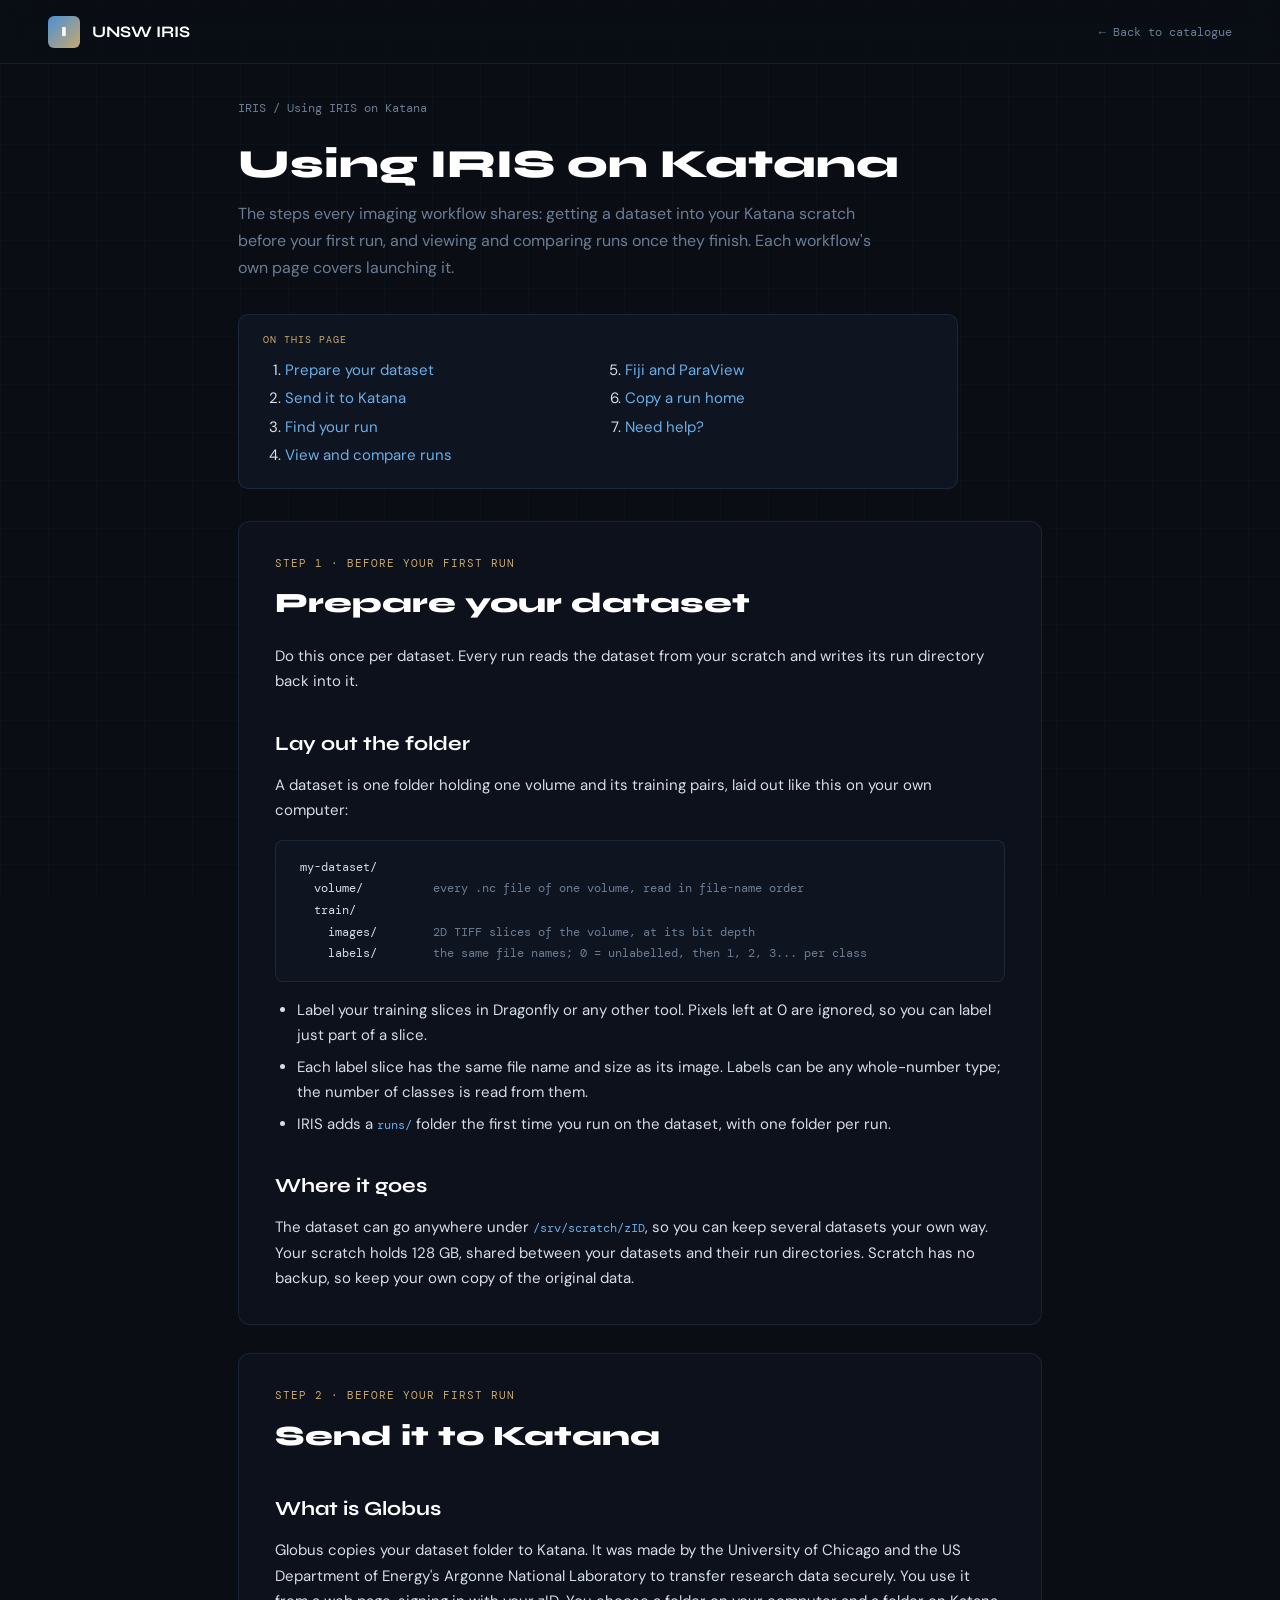
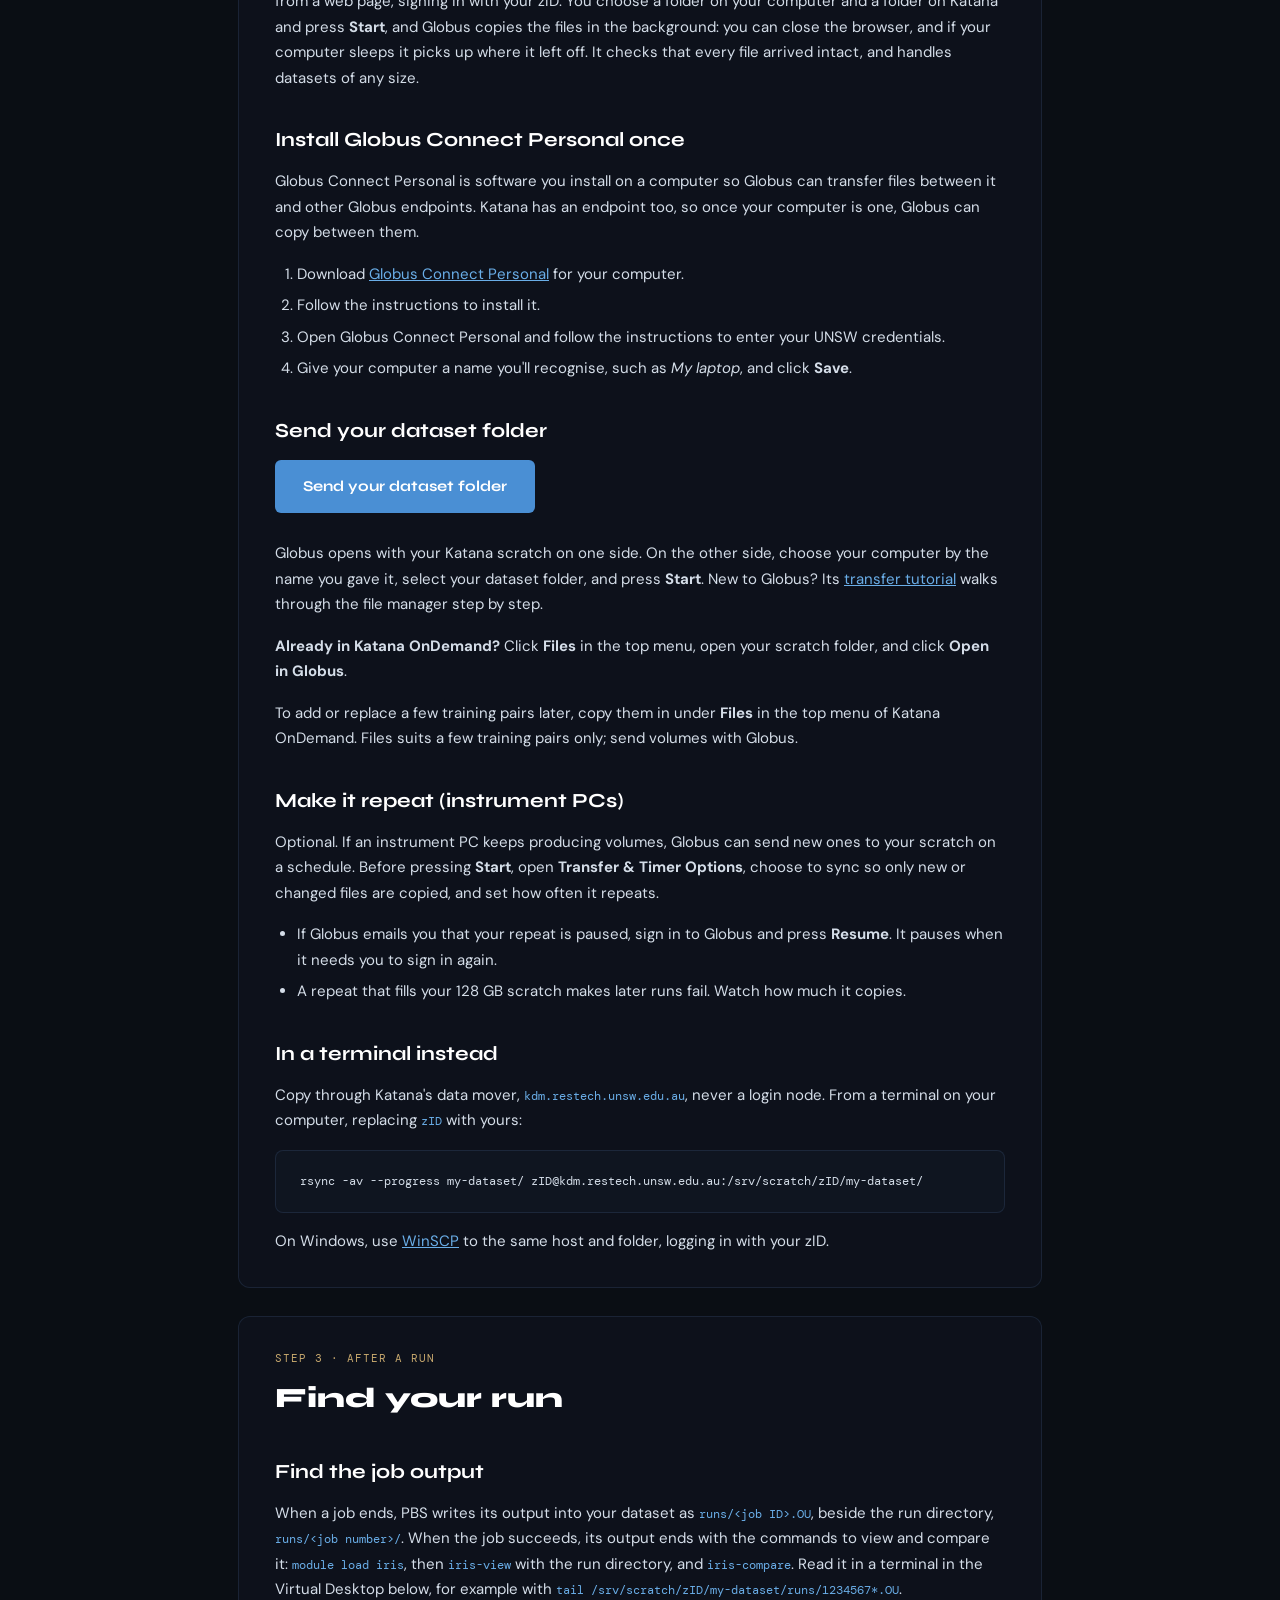
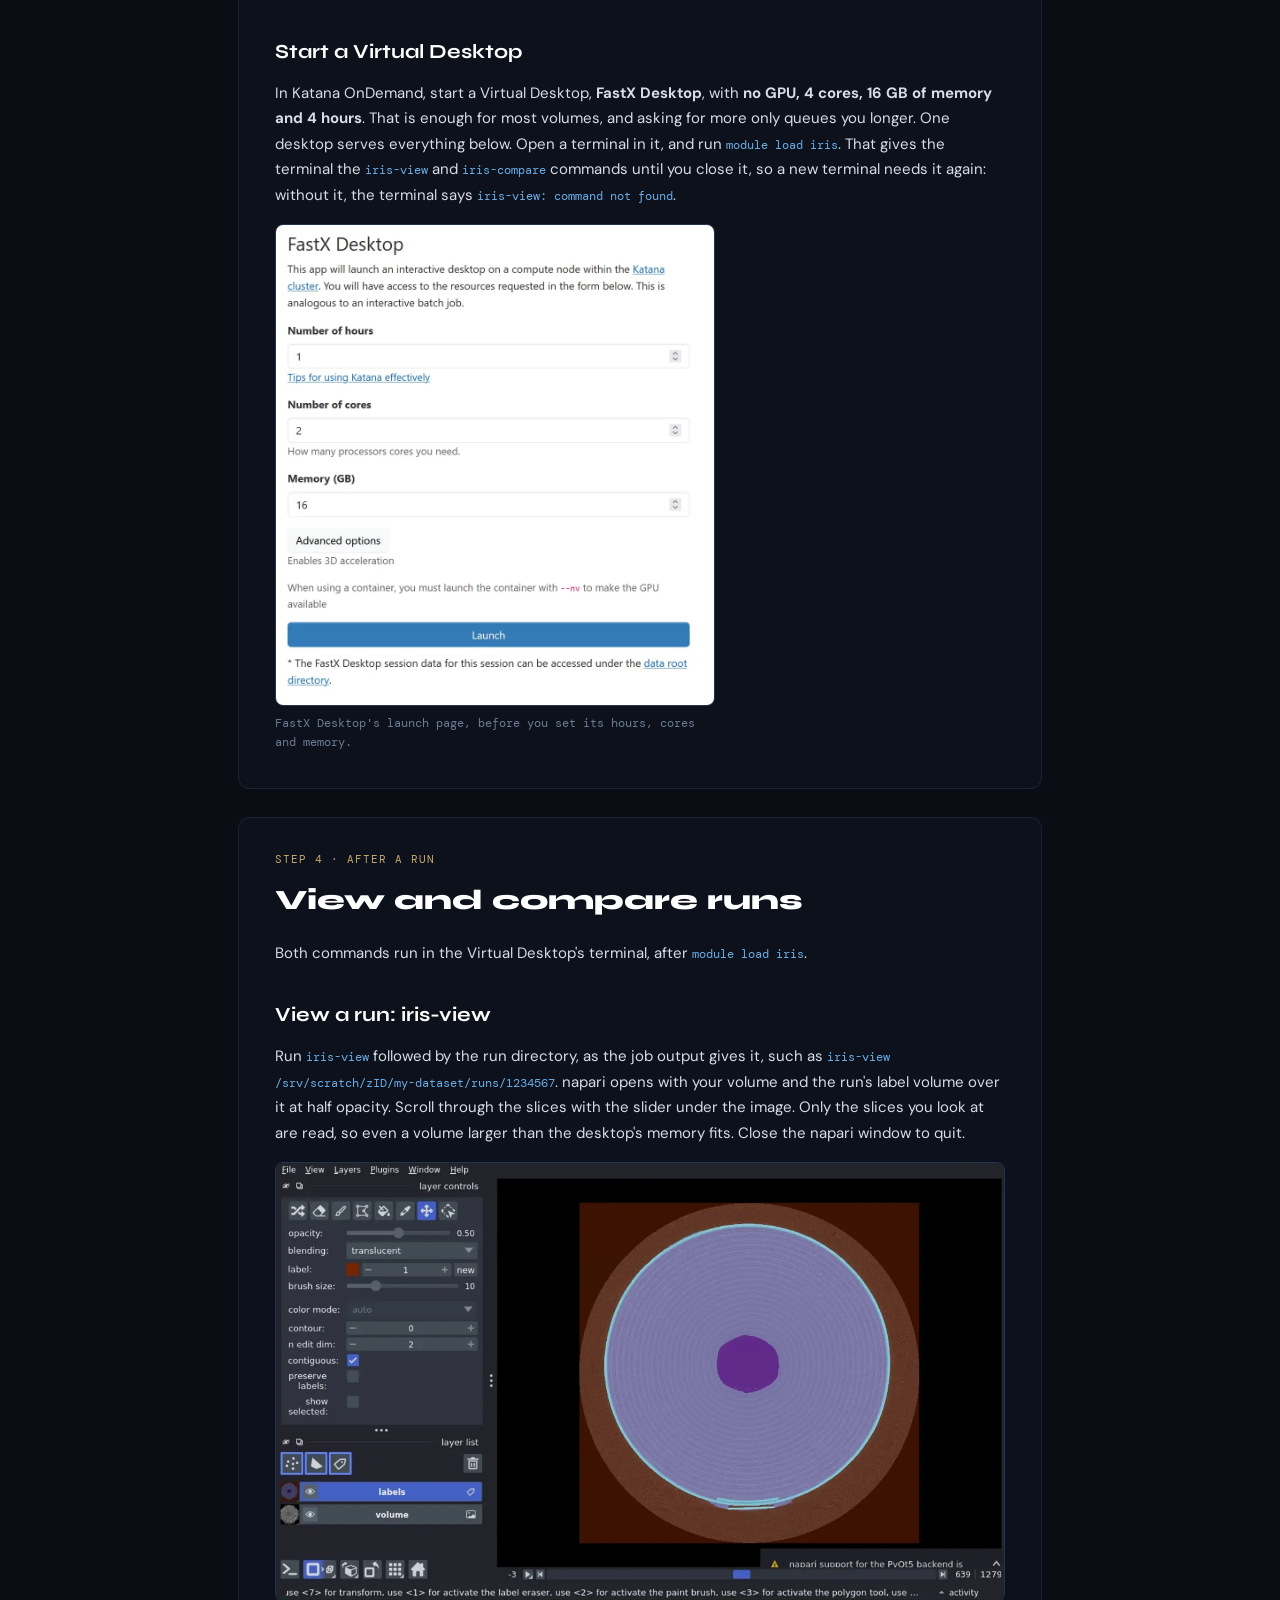
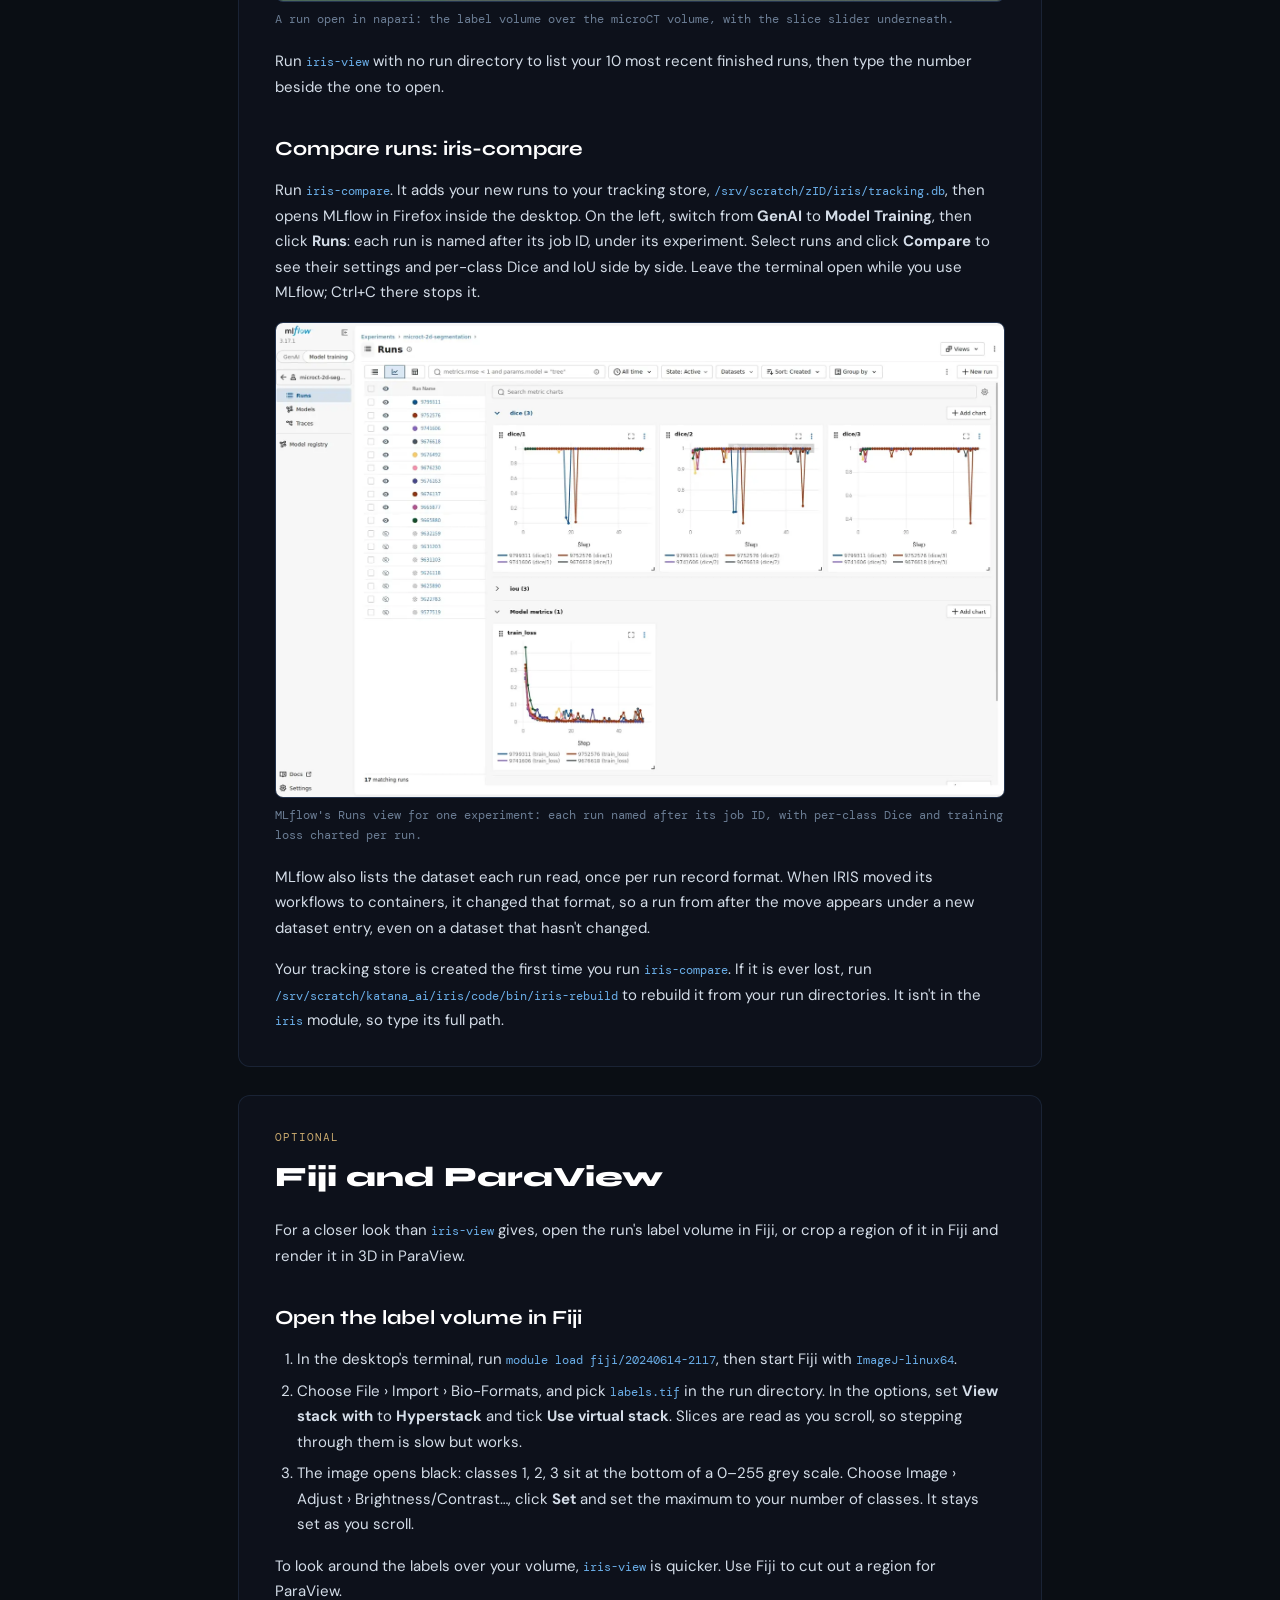
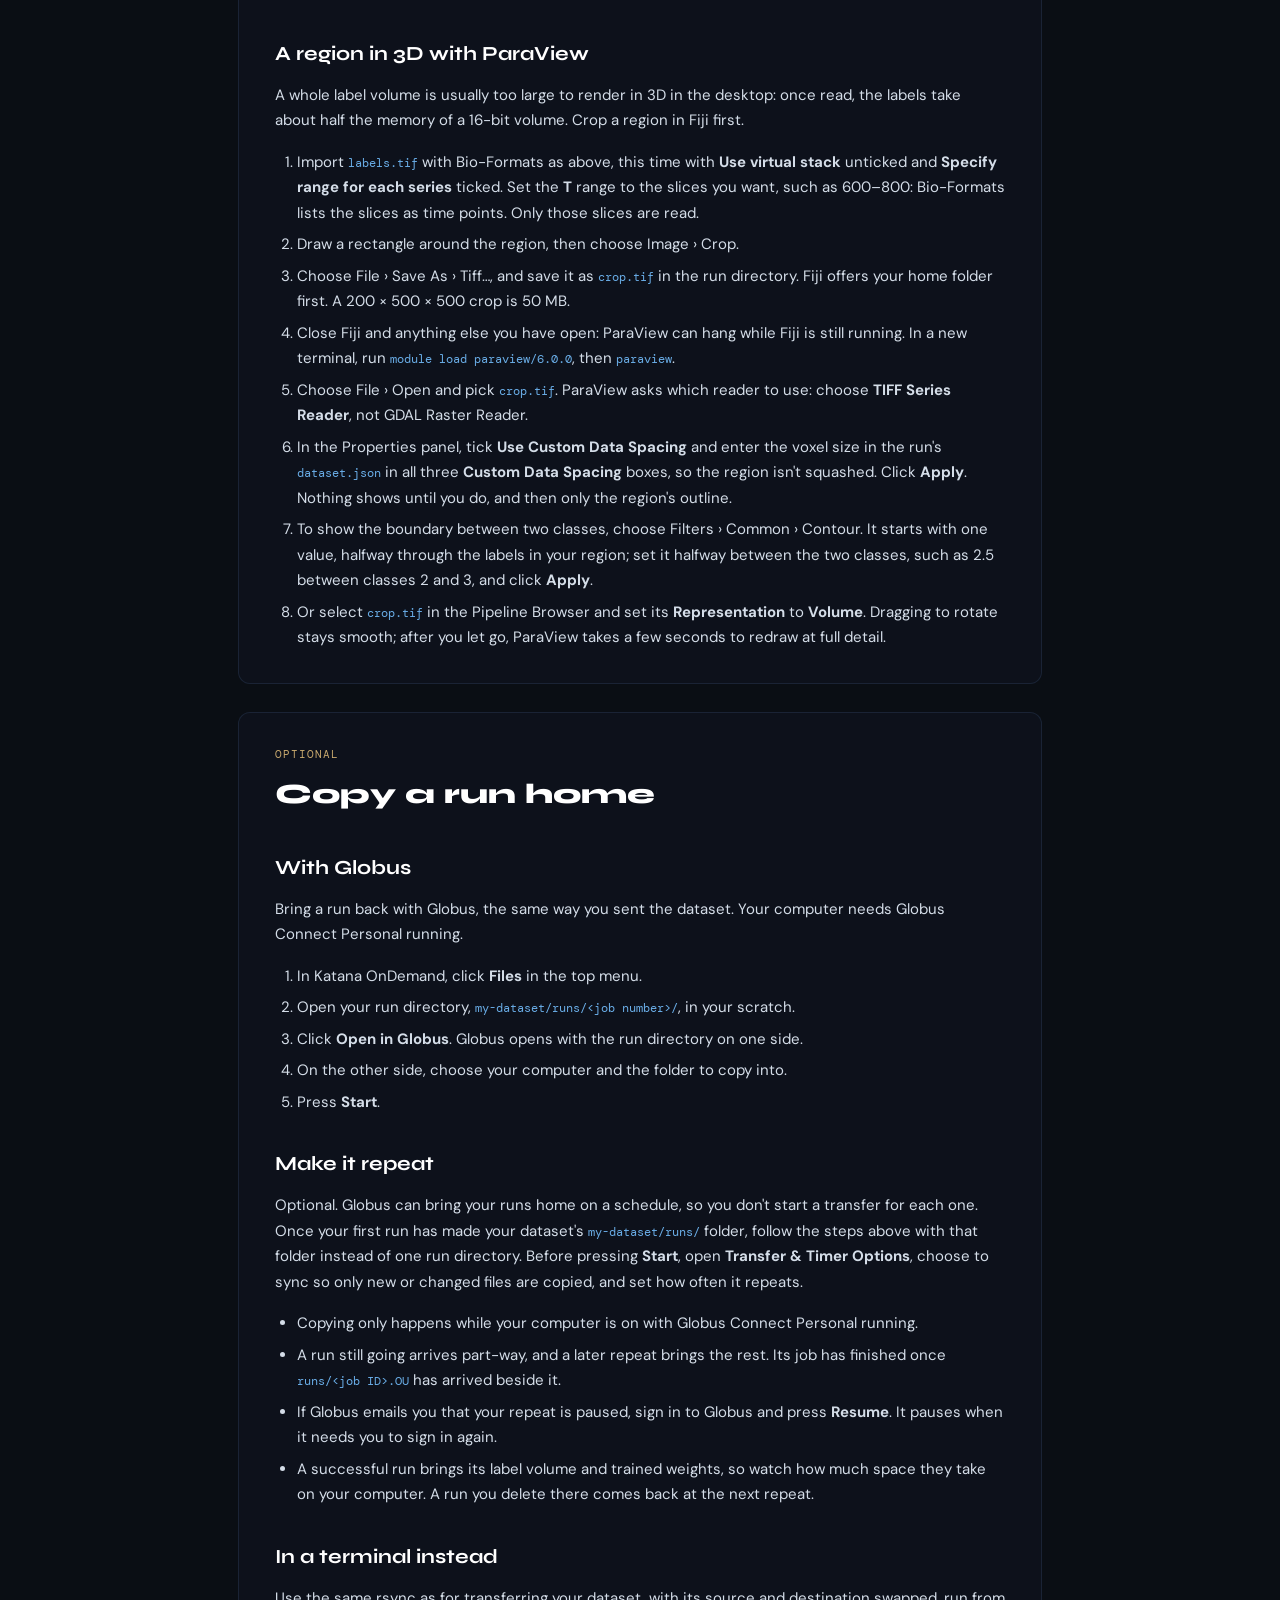
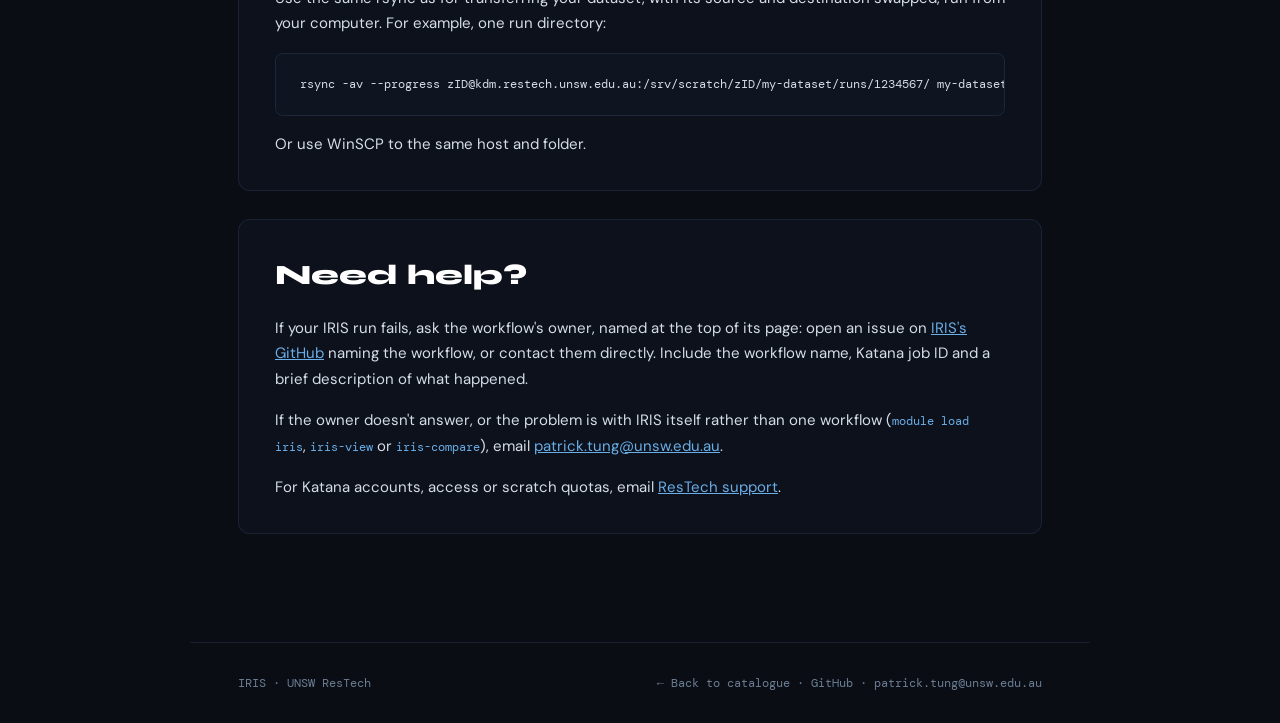
<file: guide/index.html>
<!DOCTYPE html>
<html lang="en">
<head>
  <meta charset="UTF-8">
  <meta name="viewport" content="width=device-width, initial-scale=1.0">
  <title>Using IRIS on Katana — IRIS</title>
  <link rel="preconnect" href="https://fonts.googleapis.com">
  <link href="https://fonts.googleapis.com/css2?family=DM+Mono:wght@400;500&family=Syne:wght@700;800&family=DM+Sans:wght@300;400;500&display=swap" rel="stylesheet">
  <link rel="stylesheet" href="../assets/iris.css">
</head>
<body>
<nav>
  <a href="../" class="nav-logo">
    <div class="nav-logo-mark">I</div>
    <span class="nav-logo-text">UNSW IRIS</span>
  </a>
  <a href="../#workflows" class="nav-back">← Back to catalogue</a>
</nav>
<div class="page">
  <div class="breadcrumb"><a href="../">IRIS</a> / Using IRIS on Katana</div>
  <h1 class="wf-title">Using IRIS on Katana</h1>
  <p class="wf-desc">The steps every imaging workflow shares: getting a dataset into your Katana scratch before your first run, and viewing and comparing runs once they finish. Each workflow's own page covers launching it.</p>

  <nav class="toc" aria-label="On this page">
    <div class="toc-title">On this page</div>
    <ol>
      <li><a href="#stage">Prepare your dataset</a></li>
      <li><a href="#send">Send it to Katana</a></li>
      <li><a href="#view">Find your run</a></li>
      <li><a href="#compare">View and compare runs</a></li>
      <li><a href="#viewers">Fiji and ParaView</a></li>
      <li><a href="#copy">Copy a run home</a></li>
      <li><a href="#help">Need help?</a></li>
    </ol>
  </nav>

  <section class="guide-section prose" id="stage">
    <div class="section-step">Step 1 · Before your first run</div>
    <h2>Prepare your dataset</h2>
    <p>Do this once per dataset. Every run reads the dataset from your scratch and writes its run directory back into it.</p>

    <h3 class="sub">Lay out the folder</h3>
    <p>A dataset is one folder holding one volume and its training pairs, laid out like this on your own computer:</p>
    <div class="tree">my-dataset/
  volume/          <span class="comment">every .nc file of one volume, read in file-name order</span>
  train/
    images/        <span class="comment">2D TIFF slices of the volume, at its bit depth</span>
    labels/        <span class="comment">the same file names; 0 = unlabelled, then 1, 2, 3... per class</span></div>
    <ul>
      <li>Label your training slices in Dragonfly or any other tool. Pixels left at 0 are ignored, so you can label just part of a slice.</li>
      <li>Each label slice has the same file name and size as its image. Labels can be any whole-number type; the number of classes is read from them.</li>
      <li>IRIS adds a <code>runs/</code> folder the first time you run on the dataset, with one folder per run.</li>
    </ul>

    <h3 class="sub">Where it goes</h3>
    <p>The dataset can go anywhere under <code>/srv/scratch/zID</code>, so you can keep several datasets your own way. <!-- Quota: unsw-restech/iris#11. -->Your scratch holds 128 GB, shared between your datasets and their run directories. Scratch has no backup, so keep your own copy of the original data.</p>
  </section>

  <section class="guide-section prose" id="send">
    <div class="section-step">Step 2 · Before your first run</div>
    <h2>Send it to Katana</h2>

    <!-- Globus as the first transfer route: unsw-restech/iris#90. -->
    <h3 class="sub">What is Globus</h3>
    <p>Globus copies your dataset folder to Katana. It was made by the University of Chicago and the US Department of Energy's Argonne National Laboratory to transfer research data securely. You use it from a web page, signing in with your zID. You choose a folder on your computer and a folder on Katana and press <strong>Start</strong>, and Globus copies the files in the background: you can close the browser, and if your computer sleeps it picks up where it left off. It checks that every file arrived intact, and handles datasets of any size.</p>

    <h3 class="sub">Install Globus Connect Personal once</h3>
    <p>Globus Connect Personal is software you install on a computer so Globus can transfer files between it and other Globus endpoints. Katana has an endpoint too, so once your computer is one, Globus can copy between them.</p>
    <ol>
      <li>Download <a href="https://www.globus.org/globus-connect-personal" target="_blank">Globus Connect Personal</a> for your computer.</li>
      <li>Follow the instructions to install it.</li>
      <li>Open Globus Connect Personal and follow the instructions to enter your UNSW credentials.</li>
      <li>Give your computer a name you'll recognise, such as <em>My laptop</em>, and click <strong>Save</strong>.</li>
    </ol>

    <h3 class="sub">Send your dataset folder</h3>
    <!-- Katana scratch endpoint: unsw-restech/iris#18. It opens in the signed-in user's own scratch (confirmed by Patrick, unsw-restech/iris#90). -->
    <p><a href="https://app.globus.org/file-manager?destination_id=ee4d18e3-a68d-447a-8acc-8b97771239d4" class="run-btn" target="_blank">Send your dataset folder</a></p>
    <p>Globus opens with your Katana scratch on one side. On the other side, choose your computer by the name you gave it, select your dataset folder, and press <strong>Start</strong>. New to Globus? Its <a href="https://docs.globus.org/guides/tutorials/manage-files/transfer-files/" target="_blank">transfer tutorial</a> walks through the file manager step by step.</p>
    <!-- Open in Globus button in OnDemand Files (confirmed by Patrick, unsw-restech/iris#90). -->
    <p><strong>Already in Katana OnDemand?</strong> Click <strong>Files</strong> in the top menu, open your scratch folder, and click <strong>Open in Globus</strong>.</p>
    <p>To add or replace a few training pairs later, copy them in under <strong>Files</strong> in the top menu of Katana OnDemand. Files suits a few training pairs only; send volumes with Globus.</p>

    <h3 class="sub">Make it repeat (instrument PCs)</h3>
    <p>Optional. If an instrument PC keeps producing volumes, Globus can send new ones to your scratch on a schedule. Before pressing <strong>Start</strong>, open <strong>Transfer &amp; Timer Options</strong>, choose to sync so only new or changed files are copied, and set how often it repeats.</p>
    <ul>
      <li>If Globus emails you that your repeat is paused, sign in to Globus and press <strong>Resume</strong>. It pauses when it needs you to sign in again.</li>
      <li><!-- Quota: unsw-restech/iris#11. -->A repeat that fills your 128 GB scratch makes later runs fail. Watch how much it copies.</li>
    </ul>

    <h3 class="sub">In a terminal instead</h3>
    <!-- Data mover host and route: unsw-restech/iris#11 (katana-dm is kdm.restech.unsw.edu.au). -->
    <p>Copy through Katana's data mover, <code>kdm.restech.unsw.edu.au</code>, never a login node. From a terminal on your computer, replacing <code>zID</code> with yours:</p>
    <pre class="code-block">rsync -av --progress my-dataset/ zID@kdm.restech.unsw.edu.au:/srv/scratch/zID/my-dataset/</pre>
    <p>On Windows, use <a href="https://winscp.net/" target="_blank">WinSCP</a> to the same host and folder, logging in with your zID.</p>

  </section>

  <section class="guide-section prose" id="view">
    <div class="section-step">Step 3 · After a run</div>
    <h2>Find your run</h2>
    <h3 class="sub">Find the job output</h3>
    <p>When a job ends, PBS writes its output into your dataset as <code>runs/&lt;job ID&gt;.OU</code>, beside the run directory, <code>runs/&lt;job number&gt;/</code>. When the job succeeds, its output ends with the commands to view and compare it: <code>module load iris</code>, then <code>iris-view</code> with the run directory, and <code>iris-compare</code>. Read it in a terminal in the Virtual Desktop below, for example with <code>tail /srv/scratch/zID/my-dataset/runs/1234567*.OU</code>.</p>

    <!-- Virtual Desktop size: unsw-restech/iris#14. FastX Desktop is OnDemand's Virtual Desktop (the IRIS maintainer, 2026-11-18, #217). -->
    <h3 class="sub">Start a Virtual Desktop</h3>
    <p>In Katana OnDemand, start a Virtual Desktop, <strong>FastX Desktop</strong>, with <strong>no GPU, 4 cores, 16 GB of memory and 4 hours</strong>. That is enough for most volumes, and asking for more only queues you longer. One desktop serves everything below. Open a terminal in it, and run <code>module load iris</code>. That gives the terminal the <code>iris-view</code> and <code>iris-compare</code> commands until you close it, so a new terminal needs it again: without it, the terminal says <code>iris-view: command not found</code>.</p>
    <!-- Screenshot from a pilot run, 2026-11-18 (#216): retake when FastX Desktop's launch page changes. -->
    <figure class="shot shot-narrow">
      <a href="../assets/screenshots/fastx-desktop-launch.webp" target="_blank"><img src="../assets/screenshots/fastx-desktop-launch.webp" width="990" height="1084" loading="lazy" decoding="async" alt="The FastX Desktop launch page in Katana OnDemand, with fields for the number of hours, number of cores and memory in GB, an Advanced options button and a Launch button."></a>
      <figcaption>FastX Desktop's launch page, before you set its hours, cores and memory.</figcaption>
    </figure>

  </section>

  <section class="guide-section prose" id="compare">
    <div class="section-step">Step 4 · After a run</div>
    <h2>View and compare runs</h2>
    <p>Both commands run in the Virtual Desktop's terminal, after <code>module load iris</code>.</p>

    <h3 class="sub">View a run: iris-view</h3>
    <p>Run <code>iris-view</code> followed by the run directory, as the job output gives it, such as <code>iris-view /srv/scratch/zID/my-dataset/runs/1234567</code>. napari opens with your volume and the run's label volume over it at half opacity. Scroll through the slices with the slider under the image. Only the slices you look at are read, so even a volume larger than the desktop's memory fits. Close the napari window to quit.</p>
    <!-- Screenshot from a pilot run, 2026-11-18 (#216): retake when iris-view's napari window changes. -->
    <figure class="shot">
      <a href="../assets/screenshots/napari-iris-view.webp" target="_blank"><img src="../assets/screenshots/napari-iris-view.webp" width="1358" height="817" loading="lazy" decoding="async" alt="napari opened by iris-view: a slice of a microCT volume with the run's label volume over it at half opacity, each class in its own colour, the layer controls and the labels and volume layers on the left, and the slice slider under the image."></a>
      <figcaption>A run open in napari: the label volume over the microCT volume, with the slice slider underneath.</figcaption>
    </figure>
    <p>Run <code>iris-view</code> with no run directory to list your 10 most recent finished runs, then type the number beside the one to open.</p>

    <h3 class="sub">Compare runs: iris-compare</h3>
    <p>Run <code>iris-compare</code>. It adds your new runs to your tracking store, <code>/srv/scratch/zID/iris/tracking.db</code>, then opens MLflow in Firefox inside the desktop. <!-- MLflow 3.17.1 in tools/1, the researcher tools' container; recheck these labels when it changes. -->On the left, switch from <strong>GenAI</strong> to <strong>Model Training</strong>, then click <strong>Runs</strong>: each run is named after its job ID, under its experiment. Select runs and click <strong>Compare</strong> to see their settings and per-class Dice and IoU side by side. Leave the terminal open while you use MLflow; Ctrl+C there stops it.</p>
    <!-- Screenshot of MLflow 3.17.1, 2026-11-18 (#216): retake with the labels above when tools/1's MLflow changes. -->
    <figure class="shot">
      <a href="../assets/screenshots/mlflow-iris-compare.webp" target="_blank"><img src="../assets/screenshots/mlflow-iris-compare.webp" width="1600" height="1043" loading="lazy" decoding="async" alt="MLflow opened by iris-compare, showing the microct-2d-segmentation experiment's runs, each named after its job ID, beside charts of per-class Dice and training loss by epoch, one line per run."></a>
      <figcaption>MLflow's Runs view for one experiment: each run named after its job ID, with per-class Dice and training loss charted per run.</figcaption>
    </figure>
    <p>MLflow also lists the dataset each run read, once per run record format. When IRIS moved its workflows to containers, it changed that format, so a run from after the move appears under a new dataset entry, even on a dataset that hasn't changed.</p>
    <p>Your tracking store is created the first time you run <code>iris-compare</code>. If it is ever lost, run <code>/srv/scratch/katana_ai/iris/code/bin/iris-rebuild</code> to rebuild it from your run directories. It isn't in the <code>iris</code> module, so type its full path.</p>

  </section>

  <section class="guide-section prose" id="viewers">
    <div class="section-step">Optional</div>
    <h2>Fiji and ParaView</h2>
    <p>For a closer look than <code>iris-view</code> gives, open the run's label volume in Fiji, or crop a region of it in Fiji and render it in 3D in ParaView.</p>

    <!-- Fiji and ParaView steps run as written in unsw-restech/iris#46 (2026-10-21). labels.tif is a BigTIFF: ImageJ's own TIFF Virtual Stack reads it as 0 x 0, Bio-Formats opens it. Bio-Formats reads its slices as time points, hence "T" below. lib/tests/katana/viewers.pbs checks these readers headless. -->
    <h3 class="sub">Open the label volume in Fiji</h3>
    <ol>
      <li>In the desktop's terminal, run <code>module load fiji/20240614-2117</code>, then start Fiji with <code>ImageJ-linux64</code>.</li>
      <li>Choose File › Import › Bio-Formats, and pick <code>labels.tif</code> in the run directory. In the options, set <strong>View stack with</strong> to <strong>Hyperstack</strong> and tick <strong>Use virtual stack</strong>. Slices are read as you scroll, so stepping through them is slow but works.</li>
      <li>The image opens black: classes 1, 2, 3 sit at the bottom of a 0–255 grey scale. Choose Image › Adjust › Brightness/Contrast…, click <strong>Set</strong> and set the maximum to your number of classes. It stays set as you scroll.</li>
    </ol>
    <p>To look around the labels over your volume, <code>iris-view</code> is quicker. Use Fiji to cut out a region for ParaView.</p>

    <h3 class="sub">A region in 3D with ParaView</h3>
    <p>A whole label volume is usually too large to render in 3D in the desktop: once read, the labels take about half the memory of a 16-bit volume. Crop a region in Fiji first.</p>
    <ol>
      <li>Import <code>labels.tif</code> with Bio-Formats as above, this time with <strong>Use virtual stack</strong> unticked and <strong>Specify range for each series</strong> ticked. Set the <strong>T</strong> range to the slices you want, such as 600–800: Bio-Formats lists the slices as time points. Only those slices are read.</li>
      <li>Draw a rectangle around the region, then choose Image › Crop.</li>
      <li>Choose File › Save As › Tiff…, and save it as <code>crop.tif</code> in the run directory. Fiji offers your home folder first. A 200 × 500 × 500 crop is 50 MB.</li>
      <li>Close Fiji and anything else you have open: ParaView can hang while Fiji is still running. In a new terminal, run <code>module load paraview/6.0.0</code>, then <code>paraview</code>.</li>
      <li>Choose File › Open and pick <code>crop.tif</code>. ParaView asks which reader to use: choose <strong>TIFF Series Reader</strong>, not GDAL Raster Reader.</li>
      <li>In the Properties panel, tick <strong>Use Custom Data Spacing</strong> and enter the voxel size in the run's <code>dataset.json</code> in all three <strong>Custom Data Spacing</strong> boxes, so the region isn't squashed. Click <strong>Apply</strong>. Nothing shows until you do, and then only the region's outline.</li>
      <li>To show the boundary between two classes, choose Filters › Common › Contour. It starts with one value, halfway through the labels in your region; set it halfway between the two classes, such as 2.5 between classes 2 and 3, and click <strong>Apply</strong>.</li>
      <li>Or select <code>crop.tif</code> in the Pipeline Browser and set its <strong>Representation</strong> to <strong>Volume</strong>. Dragging to rotate stays smooth; after you let go, ParaView takes a few seconds to redraw at full detail.</li>
    </ol>

  </section>

  <section class="guide-section prose" id="copy">
    <div class="section-step">Optional</div>
    <h2>Copy a run home</h2>
    <h3 class="sub">With Globus</h3>
    <p>Bring a run back with Globus, the same way you sent the dataset. Your computer needs Globus Connect Personal running.</p>
    <ol>
      <li>In Katana OnDemand, click <strong>Files</strong> in the top menu.</li>
      <li>Open your run directory, <code>my-dataset/runs/&lt;job number&gt;/</code>, in your scratch.</li>
      <li>Click <strong>Open in Globus</strong>. Globus opens with the run directory on one side.</li>
      <li>On the other side, choose your computer and the folder to copy into.</li>
      <li>Press <strong>Start</strong>.</li>
    </ol>
    <!-- Globus's own sync in place of a job starting the transfer: unsw-restech/iris#96. -->
    <h3 class="sub">Make it repeat</h3>
    <p>Optional. Globus can bring your runs home on a schedule, so you don't start a transfer for each one. Once your first run has made your dataset's <code>my-dataset/runs/</code> folder, follow the steps above with that folder instead of one run directory. Before pressing <strong>Start</strong>, open <strong>Transfer &amp; Timer Options</strong>, choose to sync so only new or changed files are copied, and set how often it repeats.</p>
    <ul>
      <li>Copying only happens while your computer is on with Globus Connect Personal running.</li>
      <li>A run still going arrives part-way, and a later repeat brings the rest. Its job has finished once <code>runs/&lt;job ID&gt;.OU</code> has arrived beside it.</li>
      <li>If Globus emails you that your repeat is paused, sign in to Globus and press <strong>Resume</strong>. It pauses when it needs you to sign in again.</li>
      <li>A successful run brings its label volume and trained weights, so watch how much space they take on your computer. A run you delete there comes back at the next repeat.</li>
    </ul>
    <h3 class="sub">In a terminal instead</h3>
    <p>Use the same rsync as for transferring your dataset, with its source and destination swapped, run from your computer. For example, one run directory:</p>
    <pre class="code-block">rsync -av --progress zID@kdm.restech.unsw.edu.au:/srv/scratch/zID/my-dataset/runs/1234567/ my-dataset/runs/1234567/</pre>
    <p>Or use WinSCP to the same host and folder.</p>
  </section>

  <section class="guide-section prose" id="help">
    <h2>Need help?</h2>
    <p>If your IRIS run fails, ask the workflow's owner, named at the top of its page: open an issue on <a href="https://github.com/unsw-restech/iris/issues" target="_blank">IRIS's GitHub</a> naming the workflow, or contact them directly. Include the workflow name, Katana job ID and a brief description of what happened.</p>
    <p>If the owner doesn't answer, or the problem is with IRIS itself rather than one workflow (<code>module load iris</code>, <code>iris-view</code> or <code>iris-compare</code>), email <a href="mailto:patrick.tung@unsw.edu.au">patrick.tung@unsw.edu.au</a>.</p>
    <p>For Katana accounts, access or scratch quotas, email <a href="mailto:restech.support@unsw.edu.au">ResTech support</a>.</p>
  </section>
</div>
<footer>
  <span>IRIS · UNSW ResTech</span>
  <span>
    <a href="../#workflows">← Back to catalogue</a> ·
    <a href="https://github.com/unsw-restech/iris" target="_blank">GitHub</a> ·
    <a href="mailto:patrick.tung@unsw.edu.au">patrick.tung@unsw.edu.au</a>
  </span>
</footer>
</body>
</html>
</file>
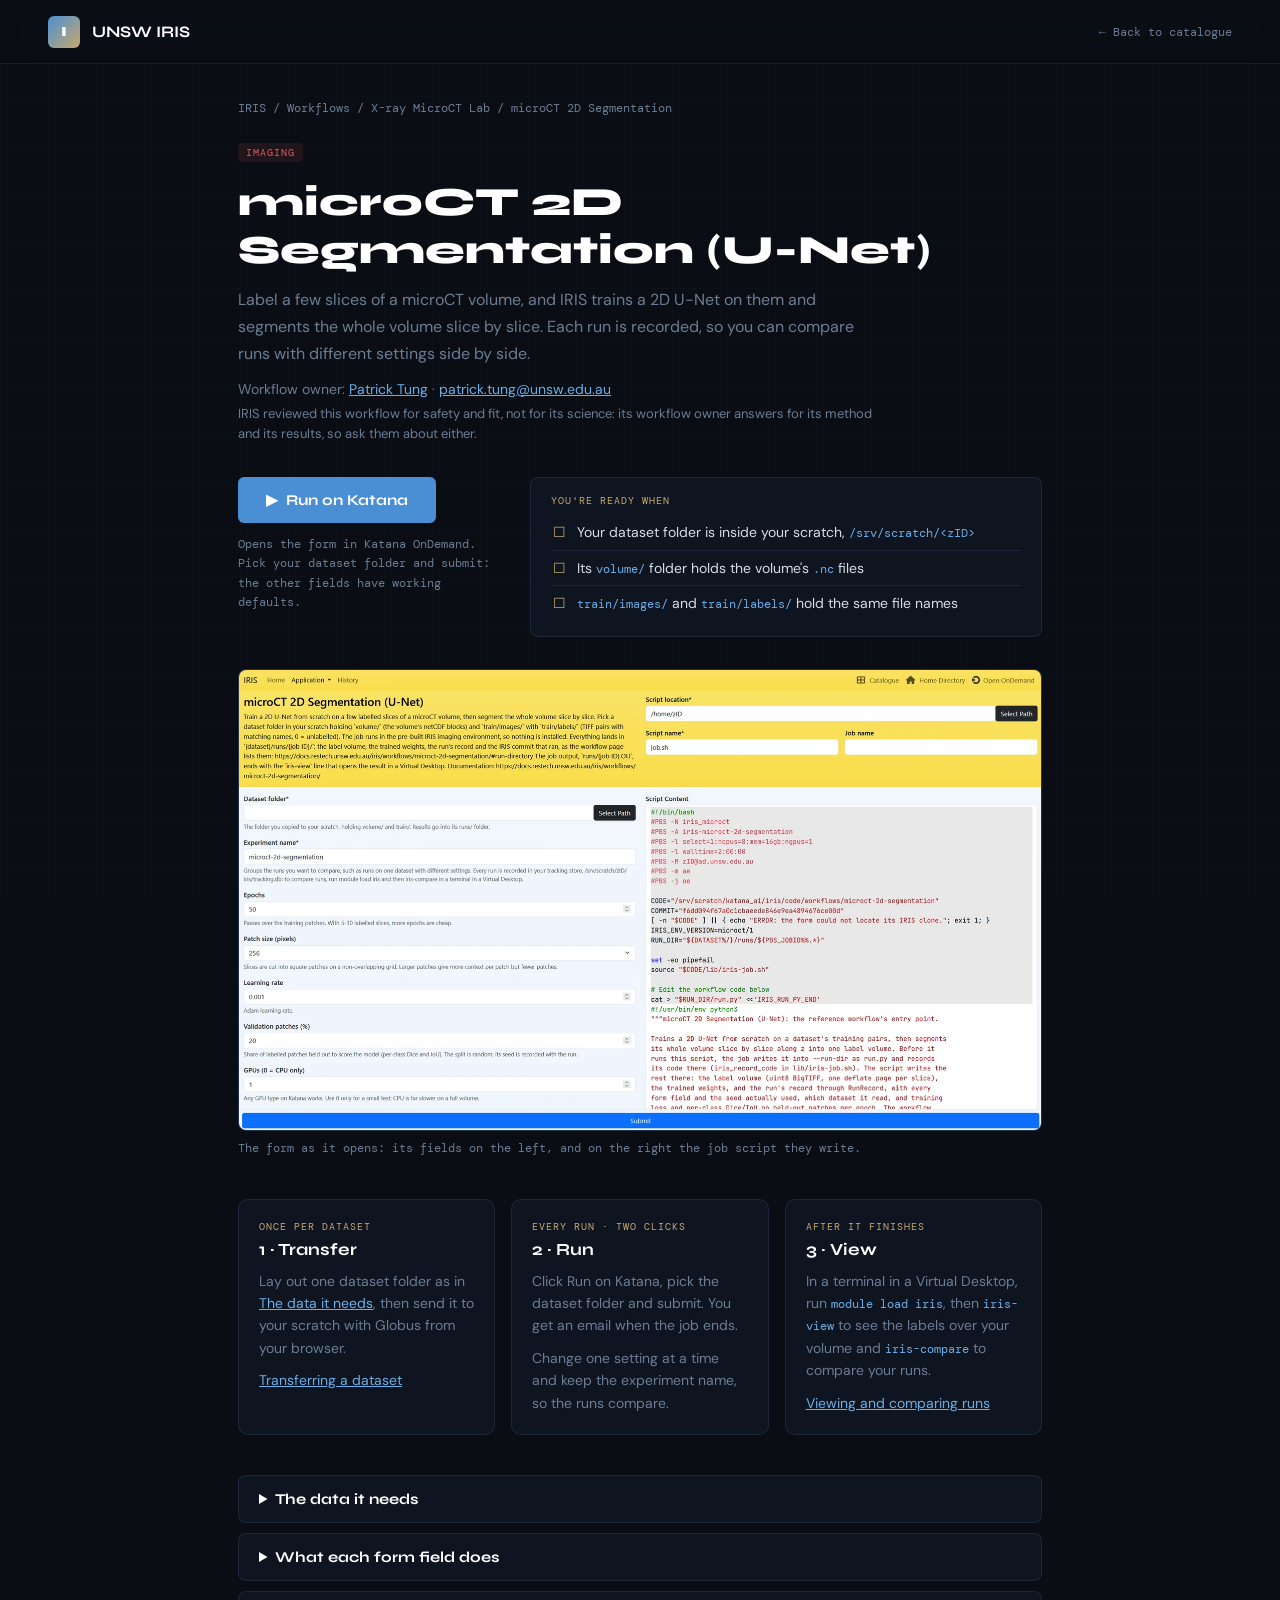
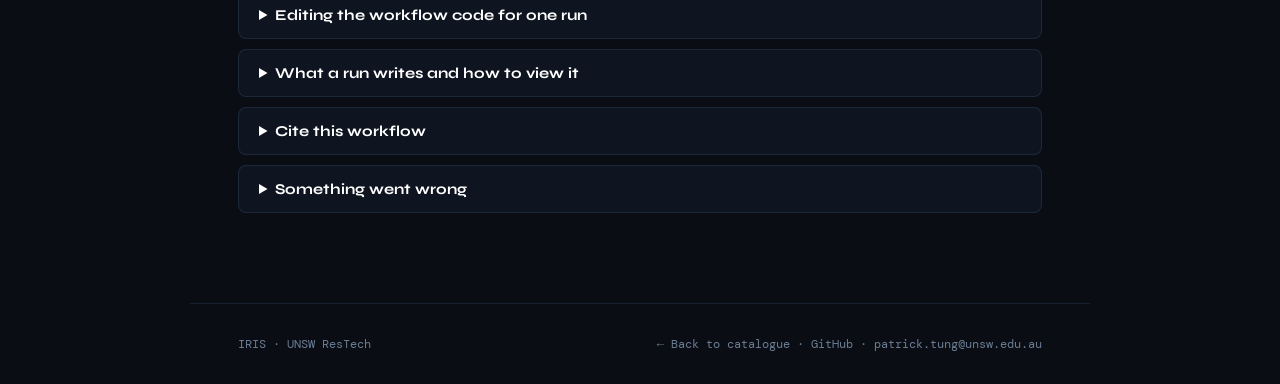
<file: workflows/microct-2d-segmentation/index.html>
<!DOCTYPE html>
<html lang="en">
<head>
  <meta charset="UTF-8">
  <meta name="viewport" content="width=device-width, initial-scale=1.0">
  <title>microCT 2D Segmentation (U-Net) — IRIS</title>
  <link rel="preconnect" href="https://fonts.googleapis.com">
  <link href="https://fonts.googleapis.com/css2?family=DM+Mono:wght@400;500&family=Syne:wght@700;800&family=DM+Sans:wght@300;400;500&display=swap" rel="stylesheet">
  <link rel="stylesheet" href="../../assets/iris.css">
</head>
<body>
<nav>
  <a href="../../" class="nav-logo">
    <div class="nav-logo-mark">I</div>
    <span class="nav-logo-text">UNSW IRIS</span>
  </a>
  <a href="../../#workflows" class="nav-back">← Back to catalogue</a>
</nav>
<div class="page">
  <div class="breadcrumb"><a href="../../">IRIS</a> / <a href="../../#workflows">Workflows</a> / <a href="../../#microct-lab">X-ray MicroCT Lab</a> / microCT 2D Segmentation</div>
  <span class="wf-domain imaging">Imaging</span>
  <h1 class="wf-title">microCT 2D Segmentation (U-Net)</h1>
  <p class="wf-desc" id="what">Label a few slices of a microCT volume, and IRIS trains a 2D U-Net on them and segments the whole volume slice by slice. Each run is recorded, so you can compare runs with different settings side by side.</p>
  <div id="owner">
    <p class="wf-owner">Workflow owner: <a href="https://github.com/PatrickTung" target="_blank">Patrick Tung</a> · <a href="mailto:patrick.tung@unsw.edu.au">patrick.tung@unsw.edu.au</a></p>
    <p class="wf-review">IRIS reviewed this workflow for safety and fit, not for its science: its workflow owner answers for its method and its results, so ask them about either.</p>
  </div>

  <div class="launch" id="run">
    <div>
      <a href="https://kod.restech.unsw.edu.au/pun/sys/OpenComposer/microct-2d-segmentation" class="run-btn" target="_blank">▶&nbsp; Run on Katana</a>
      <span class="run-note">Opens the form in Katana OnDemand. Pick your dataset folder and submit: the other fields have working defaults.</span>
    </div>
    <div class="ready">
      <div class="ready-title">You're ready when</div>
      <ul class="checklist">
        <li>Your dataset folder is inside your scratch, <code>/srv/scratch/&lt;zID&gt;</code></li>
        <li>Its <code>volume/</code> folder holds the volume's <code>.nc</code> files</li>
        <li><code>train/images/</code> and <code>train/labels/</code> hold the same file names</li>
      </ul>
    </div>
    <!-- Screenshot of the form as it opens, 2026-11-20 (#238), with the zID swapped for "zID" in the page before capturing: retake when the form changes, swapping it the same way with the DevTools snippet in #238's comments. -->
    <figure class="shot">
      <a href="../../assets/screenshots/opencomposer-form.webp" target="_blank"><img src="../../assets/screenshots/opencomposer-form.webp" width="1600" height="918" loading="lazy" decoding="async" alt="This workflow's form in Katana OnDemand: its description at the top, the Dataset folder, Experiment name, Epochs, Patch size, Learning rate, Validation patches and GPUs fields on the left, the job script the form writes on the right, and a Submit button along the bottom."></a>
      <figcaption>The form as it opens: its fields on the left, and on the right the job script they write.</figcaption>
    </figure>
  </div>

  <div class="cols">
    <div class="col">
      <div class="col-when">Once per dataset</div>
      <h3>1 · Transfer</h3>
      <p>Lay out one dataset folder as in <a href="#data">The data it needs</a>, then send it to your scratch with Globus from your browser.</p>
      <p><a href="../../guide/#stage">Transferring a dataset</a></p>
    </div>
    <div class="col">
      <div class="col-when">Every run · two clicks</div>
      <h3>2 · Run</h3>
      <p>Click Run on Katana, pick the dataset folder and submit. You get an email when the job ends.</p>
      <p>Change one setting at a time and keep the experiment name, so the runs compare.</p>
    </div>
    <div class="col">
      <div class="col-when">After it finishes</div>
      <h3>3 · View</h3>
      <p>In a terminal in a Virtual Desktop, run <code>module load iris</code>, then <code>iris-view</code> to see the labels over your volume and <code>iris-compare</code> to compare your runs.</p>
      <p><a href="../../guide/#view">Viewing and comparing runs</a></p>
    </div>
  </div>

  <details id="data">
    <summary>The data it needs</summary>
    <p>One dataset folder holding one volume and its labelled training slices:</p>
    <ul>
      <li><code>volume/</code> holds every <code>.nc</code> file of the volume, read in file-name order.</li>
      <li><code>train/images/</code> holds 2D TIFF slices of the volume, each exported at the volume's size and bit depth.</li>
      <li><code>train/labels/</code> holds one label slice per image, with the same file name and size: 0 is unlabelled, then 1, 2, 3 and so on per class.</li>
      <li>Label 5 to 30 slices. The number of classes is read from your labels, up to 255.</li>
    </ul>
    <p>The form checks this layout before it submits. Lay out and copy the folder to your scratch as in <a href="../../guide/#stage">Transferring a dataset</a>.</p>
  </details>

  <details id="fields">
    <summary>What each form field does</summary>
    <!-- Memory and walltime defaults: timing run 9544838 (6 GB), unsw-restech/iris#29; dev acceptance run 9577519 (V100, 16 min, 50 epochs), unsw-restech/iris#46, after which the 2 h default stays (Patrick, 2026-10-21). 12 h on any node: the form's walltime help and unsw-restech/iris#24. -->
    <table class="param-table">
      <thead><tr><th>Field</th><th>Default</th><th>What it does</th></tr></thead>
      <tbody>
        <tr><td>Dataset folder</td><td>—</td><td>Your dataset in scratch. The form checks its layout before it submits.</td></tr>
        <tr><td>Experiment name</td><td><code>microct-2d-segmentation</code></td><td>Groups runs you want to compare. Use a new name for a new dataset or question.</td></tr>
        <tr><td>Epochs</td><td><code>50</code></td><td>Passes over the training patches. Raise it if Dice is still rising at the end.</td></tr>
        <tr><td>Patch size</td><td><code>256</code></td><td>Slices are cut into square patches of 128, 256 or 512 pixels. Larger patches see more context.</td></tr>
        <tr><td>Learning rate</td><td><code>0.001</code></td><td>Lower it if the loss jumps around.</td></tr>
        <tr><td>Validation patches (%)</td><td><code>20</code></td><td>Labelled patches held out to score the model with per-class Dice and IoU.</td></tr>
        <tr><td>GPUs</td><td><code>1</code></td><td>Any GPU type on Katana. 0 runs on CPU, for a small test only.</td></tr>
        <tr><td>CPU cores</td><td><code>8</code></td><td>Used to read the volume and prepare patches.</td></tr>
        <tr><td>Memory</td><td><code>16 GB</code></td><td>A 2520 × 2520 × 1280 volume used 6 GB. Larger slices may need more.</td></tr>
        <tr><td>Walltime</td><td><code>2 h</code></td><td>A 16 GB volume took 16 minutes on a V100. Up to 12 hours runs on any node.</td></tr>
        <tr><td colspan="3"><strong>Under advanced options</strong></td></tr>
        <tr><td>Batch size</td><td><code>16</code></td><td>Patches per training step. Lower it if the GPU runs out of memory.</td></tr>
        <tr><td>Random seed</td><td>blank</td><td>Blank picks a new validation split each run and records its seed. Set it to repeat a split.</td></tr>
        <tr><td>PBS job name</td><td><code>iris_microct</code></td><td>Your label for the job in the queue.</td></tr>
        <tr><td>Mail events</td><td>When the job ends or ends abnormally</td><td>When PBS emails you.</td></tr>
      </tbody>
    </table>
    <p>To start from an earlier run's settings, open <strong>History</strong> in the form's top bar, click the <strong>Script Name</strong> in the run's row (not its job ID), then <strong>Load parameters</strong>.</p>
  </details>

  <details>
    <summary>Editing the workflow code for one run</summary>
    <p>The form's script pane holds this workflow's code, <code>run.py</code>, below the comment <code># Edit the workflow code below</code>. To try a different model architecture, loss, augmentation or training loop, edit it there before you submit: the job runs the code exactly as it appears in the pane. The change belongs to that run alone, which makes it an <strong>edited run</strong>; the workflow itself is unchanged. Record keeping and reading and writing volumes stay in IRIS, out of the pane, and an edited run uses the same Python packages.</p>
    <ul>
      <li><strong>Change the fields whenever you like.</strong> A field change rewrites only the lines that hold that field, so your edits to the code are kept.</li>
      <li><strong>Only the workflow code can be edited.</strong> The rest of the pane is shaded and locked: the <code>#PBS</code> lines at its top, the <code>python</code> line at its bottom and every other line the form writes. Hover over a locked line to see the field that sets it, or <em>Fixed by the form</em>, and click a field's line to go to that field.</li>
      <li><strong>To rerun an edited run</strong>, open <strong>History</strong>, click the <strong>Script Name</strong> in its row, then <strong>Load parameters</strong>: it restores the fields and your edited code, and the job output says the run is edited.</li>
      <li>Every run directory keeps the code its run ran as <code>run.py</code>, and your changes as <code>run.diff</code>. The job writes both and prints the diff near the top of its output before the code starts, so a run whose code crashes, even one Python cannot read, still shows them. In the rare case the job cannot tell which commit the form showed, it warns, writes no <code>run.diff</code>, and <code>run.json</code> records that whether the run is edited is unknown.</li>
    </ul>
  </details>

  <details id="run-directory">
    <summary>What a run writes and how to view it</summary>
    <p>Each run writes into your dataset, in <code>runs/&lt;job number&gt;/</code>:</p>
    <table class="param-table">
      <thead><tr><th>File</th><th>What it holds</th></tr></thead>
      <tbody>
        <tr><td><code>labels.tif</code></td><td>The label volume: one uint8 class number per voxel, the volume's full size, each slice compressed on its own</td></tr>
        <tr><td><code>model.pt</code></td><td>The trained weights</td></tr>
        <tr><td><code>params.json</code></td><td>Every form field, and the seed used</td></tr>
        <tr><td><code>metrics.json</code></td><td>Training loss and per-class Dice and IoU, per epoch and final</td></tr>
        <tr><td><code>dataset.json</code></td><td>What the run read: the dataset folder's path, file count, total size and newest change, then under <code>extras</code> the volume's shape, type, voxel size and intensity statistics and how many training pairs it read</td></tr>
        <tr><td><code>run.json</code></td><td>The experiment, job ID, how the run ended and whether it is an edited run</td></tr>
        <tr><td><code>commit.txt</code></td><td>The IRIS commit that ran, as the form showed it</td></tr>
        <tr><td><code>run.py</code></td><td>The workflow code the run ran, as submitted from the form</td></tr>
        <tr><td><code>run.diff</code></td><td>Your changes to that code against the commit in <code>commit.txt</code>; empty unless the run is edited, and missing if the job could not tell which commit the form showed</td></tr>
        <tr><td><code>lib_commit.txt</code></td><td>Only if IRIS was updated between opening the form and the job starting: the commit of the IRIS code outside the pane that the run used</td></tr>
      </tbody>
    </table>
    <p>The job output sits beside it, as <code>runs/&lt;job ID&gt;.OU</code>. When the job succeeds, the output ends with the commands to run in a terminal in a Virtual Desktop: <code>module load iris</code>, then <code>iris-view</code> with the run directory, which shows the label volume over your volume in napari, and <code>iris-compare</code>, which opens your runs in MLflow. Fiji and ParaView open the label volume too. The <a href="../../guide/#view">guide</a> covers the Virtual Desktop to start, all four, and copying a run directory home.</p>
    <p>To cite a run, use the commit in its <code>commit.txt</code>, as in <a href="#cite">Cite this workflow</a>.</p>
  </details>

  <details id="cite">
    <summary>Cite this workflow</summary>
    <p>Each citable version of this workflow is a frozen copy of the IRIS code, minted on WorkflowHub with its own DOI. Newest first:</p>
    <ul>
      <li><a href="https://doi.org/10.48546/workflowhub.workflow.2359.1" target="_blank">10.48546/workflowhub.workflow.2359.1</a> · 2026-10-26 · commit <code>23e9314</code></li>
      <!-- Mint one as CONTRIBUTING.md says, add its DOI to CITATION.cff, then add one line per citable version above the newest, never a version number (bin/check "citable versions"):
      <li><a href="https://doi.org/DOI" target="_blank">DOI</a> · YYYY-MM-DD · commit <code>SHORT-SHA</code></li> -->
    </ul>
    <!-- Screenshot of the WorkflowHub entry of the citable version listed above, logged out, 2026-11-20 (#238): retake when the entry changes or a newer citable version is minted. -->
    <figure class="shot">
      <a href="../../assets/screenshots/workflowhub-entry.webp" target="_blank"><img src="../../assets/screenshots/workflowhub-entry.webp" width="1600" height="1101" loading="lazy" decoding="async" alt="This workflow's WorkflowHub entry: its title, description and documentation link, its DOI, and its version history with the frozen commit 23e9314."></a>
      <figcaption>The citable version's WorkflowHub entry, with its DOI and the commit it froze.</figcaption>
    </figure>
    <p>If you publish results from a run, cite the latest citable version at or before the commit in the run's <code>commit.txt</code>, and give that commit. If none is listed, or every one listed is newer than your commit, cite IRIS with this workflow's name and that commit instead. For an edited run, cite the same citable version and commit, and publish the run's <code>run.py</code> or <code>run.diff</code> alongside. Either way, acknowledge Katana and cite its DOI. <a href="https://github.com/unsw-restech/iris#citing-iris" target="_blank">The exact wording</a></p>
  </details>

  <details>
    <summary>Something went wrong</summary>
    <ul>
      <li><strong>The form won't submit.</strong> Its warning names the rule your dataset folder broke, and your values are kept. Fix the folder and submit again. A stray <code>.DS_Store</code> or <code>Thumbs.db</code> in one of the <code>train/</code> folders counts as a file-name mismatch: delete it.</li>
      <li><strong>The job stopped at once with "the IRIS imaging environment is missing".</strong> Nothing is wrong with your data. Email the <a href="#owner">workflow owner</a> with the job ID.</li>
      <li><strong>The job stopped before training with an <code>ERROR:</code> line about your dataset.</strong> It names the file and what's wrong: a training image at a different size or bit depth from the volume, a label slice that doesn't match its image, label values that aren't whole numbers from 0, more than 255 classes, or labels that are all 0.</li>
      <li><strong>The job ran out of walltime.</strong> Submit again with more walltime. <strong>Load parameters</strong> in <strong>History</strong> keeps your other settings.</li>
      <li><strong>The job ran out of GPU memory.</strong> Lower the batch size under advanced options, or the patch size.</li>
      <li><strong><code>iris-view</code> says there is no label volume.</strong> The run hasn't finished, or it failed: read the end of its <code>runs/&lt;job ID&gt;.OU</code>.</li>
      <li><strong>The job output doesn't end with the <code>iris-view</code> line.</strong> The job stopped at its first error, which is the last thing in the output. The same commands are printed near the start of the output, before training, so the run directory they name may be incomplete.</li>
      <li><strong>Anything else.</strong> Email the <a href="#owner">workflow owner</a> with the job ID and the end of the job output.</li>
    </ul>
  </details>
</div>
<footer>
  <span>IRIS · UNSW ResTech</span>
  <span>
    <a href="../../#workflows">← Back to catalogue</a> ·
    <a href="https://github.com/unsw-restech/iris" target="_blank">GitHub</a> ·
    <a href="mailto:patrick.tung@unsw.edu.au">patrick.tung@unsw.edu.au</a>
  </span>
</footer>
</body>
</html>
</file>
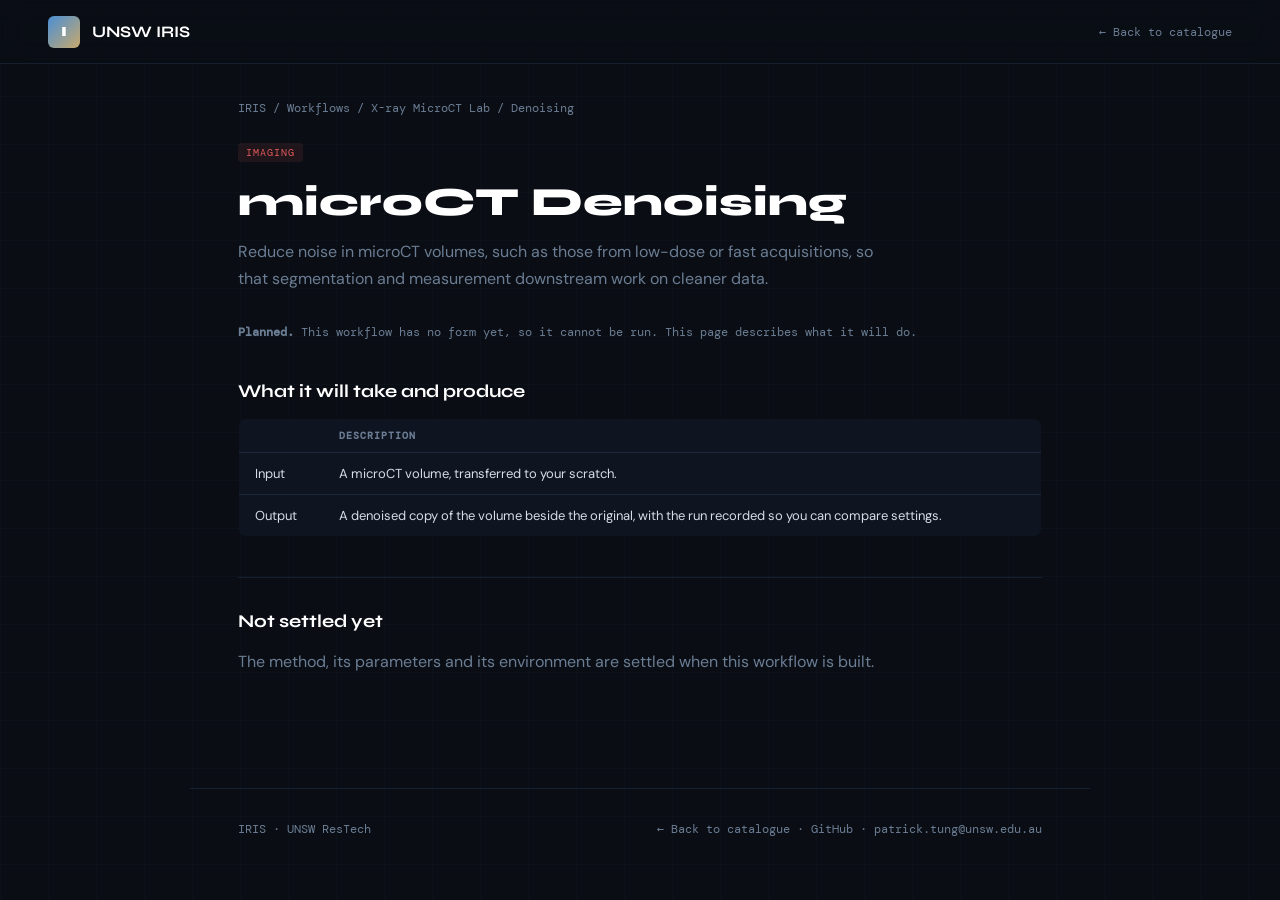
<file: workflows/microct-denoising/index.html>
<!DOCTYPE html>
<html lang="en">
<head>
  <meta charset="UTF-8">
  <meta name="viewport" content="width=device-width, initial-scale=1.0">
  <title>microCT Denoising — IRIS</title>
  <link rel="preconnect" href="https://fonts.googleapis.com">
  <link href="https://fonts.googleapis.com/css2?family=DM+Mono:wght@400;500&family=Syne:wght@700;800&family=DM+Sans:wght@300;400;500&display=swap" rel="stylesheet">
  <link rel="stylesheet" href="../../assets/iris.css">
</head>
<body>
<nav>
  <a href="../../" class="nav-logo">
    <div class="nav-logo-mark">I</div>
    <span class="nav-logo-text">UNSW IRIS</span>
  </a>
  <a href="../../#workflows" class="nav-back">← Back to catalogue</a>
</nav>
<div class="page">
  <div class="breadcrumb"><a href="../../">IRIS</a> / <a href="../../#workflows">Workflows</a> / <a href="../../#microct-lab">X-ray MicroCT Lab</a> / Denoising</div>
  <span class="wf-domain imaging">Imaging</span>
  <h1 class="wf-title">microCT Denoising</h1>
  <p class="wf-desc">Reduce noise in microCT volumes, such as those from low-dose or fast acquisitions, so that segmentation and measurement downstream work on cleaner data.</p>
  <span class="run-note"><strong>Planned.</strong> This workflow has no form yet, so it cannot be run. This page describes what it will do.</span>
  <h2>What it will take and produce</h2>
  <table class="param-table">
    <thead><tr><th></th><th>Description</th></tr></thead>
    <tbody><tr><td>Input</td><td>A microCT volume, transferred to your scratch.</td></tr><tr><td>Output</td><td>A denoised copy of the volume beside the original, with the run recorded so you can compare settings.</td></tr></tbody>
  </table>
  <h2>Not settled yet</h2>
  <p class="wf-desc">The method, its parameters and its environment are settled when this workflow is built.</p>
</div>
<footer>
  <span>IRIS · UNSW ResTech</span>
  <span>
    <a href="../../#workflows">← Back to catalogue</a> ·
    <a href="https://github.com/unsw-restech/iris" target="_blank">GitHub</a> ·
    <a href="mailto:patrick.tung@unsw.edu.au">patrick.tung@unsw.edu.au</a>
  </span>
</footer>
</body>
</html>
</file>
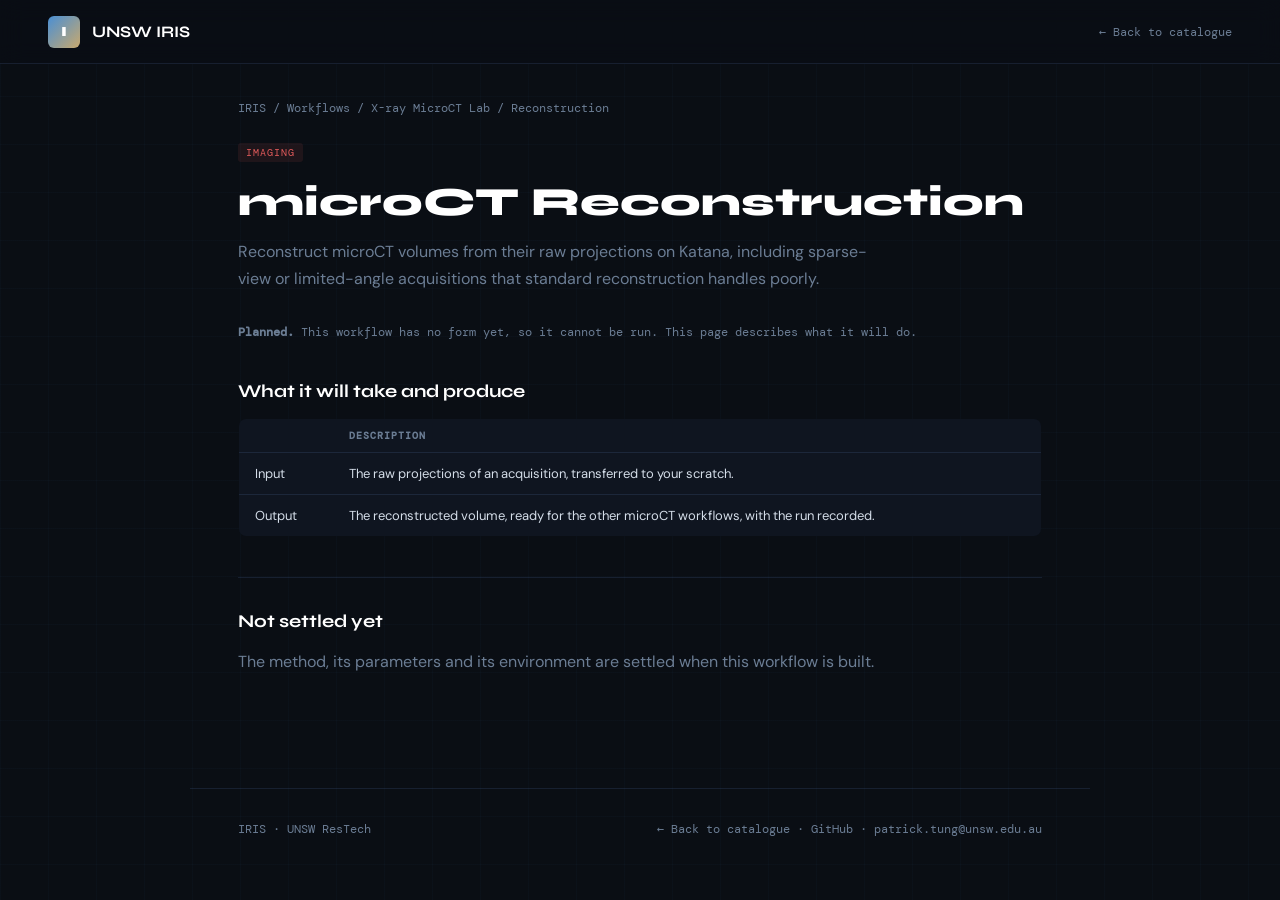
<file: workflows/microct-reconstruction/index.html>
<!DOCTYPE html>
<html lang="en">
<head>
  <meta charset="UTF-8">
  <meta name="viewport" content="width=device-width, initial-scale=1.0">
  <title>microCT Reconstruction — IRIS</title>
  <link rel="preconnect" href="https://fonts.googleapis.com">
  <link href="https://fonts.googleapis.com/css2?family=DM+Mono:wght@400;500&family=Syne:wght@700;800&family=DM+Sans:wght@300;400;500&display=swap" rel="stylesheet">
  <link rel="stylesheet" href="../../assets/iris.css">
</head>
<body>
<nav>
  <a href="../../" class="nav-logo">
    <div class="nav-logo-mark">I</div>
    <span class="nav-logo-text">UNSW IRIS</span>
  </a>
  <a href="../../#workflows" class="nav-back">← Back to catalogue</a>
</nav>
<div class="page">
  <div class="breadcrumb"><a href="../../">IRIS</a> / <a href="../../#workflows">Workflows</a> / <a href="../../#microct-lab">X-ray MicroCT Lab</a> / Reconstruction</div>
  <span class="wf-domain imaging">Imaging</span>
  <h1 class="wf-title">microCT Reconstruction</h1>
  <p class="wf-desc">Reconstruct microCT volumes from their raw projections on Katana, including sparse-view or limited-angle acquisitions that standard reconstruction handles poorly.</p>
  <span class="run-note"><strong>Planned.</strong> This workflow has no form yet, so it cannot be run. This page describes what it will do.</span>
  <h2>What it will take and produce</h2>
  <table class="param-table">
    <thead><tr><th></th><th>Description</th></tr></thead>
    <tbody><tr><td>Input</td><td>The raw projections of an acquisition, transferred to your scratch.</td></tr><tr><td>Output</td><td>The reconstructed volume, ready for the other microCT workflows, with the run recorded.</td></tr></tbody>
  </table>
  <h2>Not settled yet</h2>
  <p class="wf-desc">The method, its parameters and its environment are settled when this workflow is built.</p>
</div>
<footer>
  <span>IRIS · UNSW ResTech</span>
  <span>
    <a href="../../#workflows">← Back to catalogue</a> ·
    <a href="https://github.com/unsw-restech/iris" target="_blank">GitHub</a> ·
    <a href="mailto:patrick.tung@unsw.edu.au">patrick.tung@unsw.edu.au</a>
  </span>
</footer>
</body>
</html>
</file>
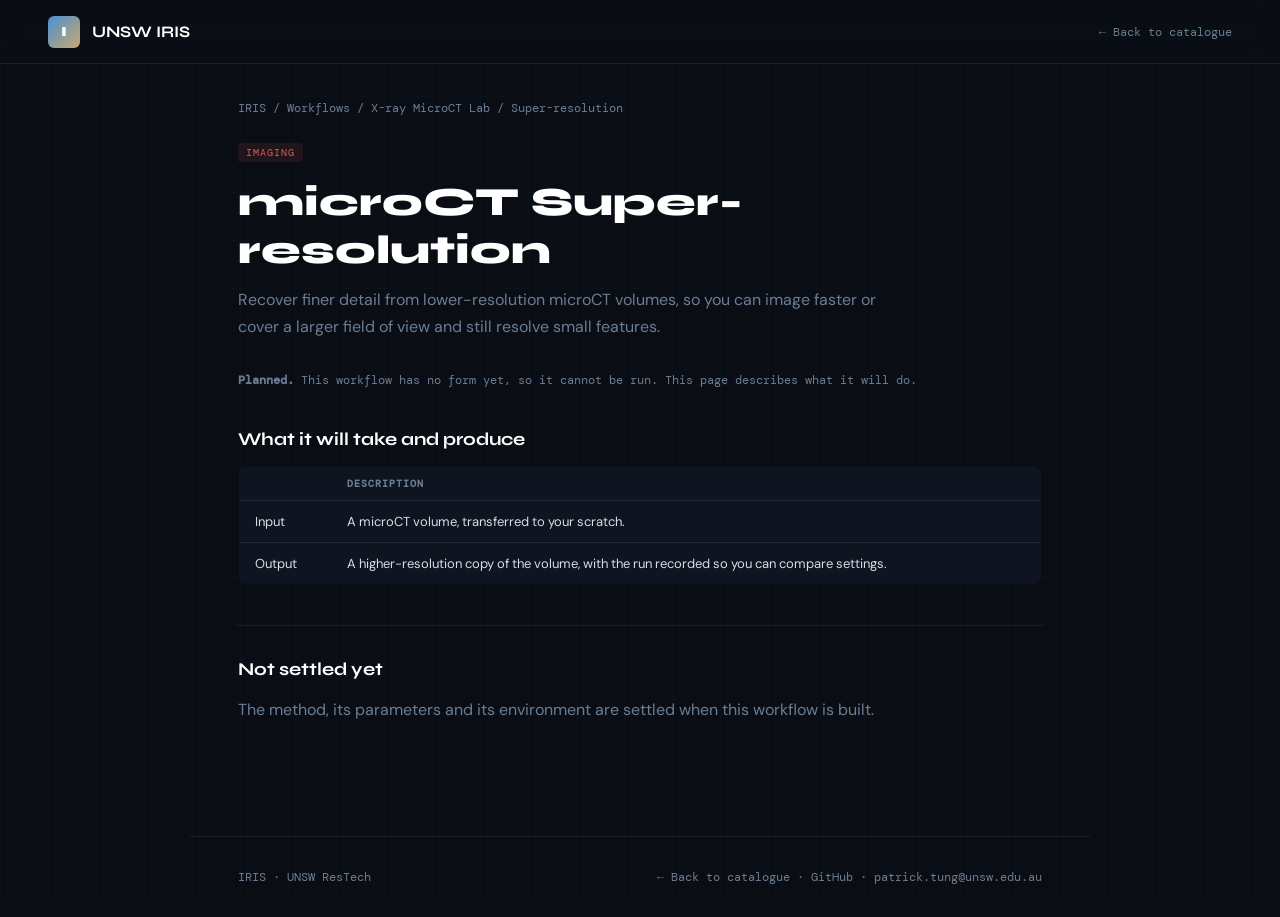
<file: workflows/microct-super-resolution/index.html>
<!DOCTYPE html>
<html lang="en">
<head>
  <meta charset="UTF-8">
  <meta name="viewport" content="width=device-width, initial-scale=1.0">
  <title>microCT Super-resolution — IRIS</title>
  <link rel="preconnect" href="https://fonts.googleapis.com">
  <link href="https://fonts.googleapis.com/css2?family=DM+Mono:wght@400;500&family=Syne:wght@700;800&family=DM+Sans:wght@300;400;500&display=swap" rel="stylesheet">
  <link rel="stylesheet" href="../../assets/iris.css">
</head>
<body>
<nav>
  <a href="../../" class="nav-logo">
    <div class="nav-logo-mark">I</div>
    <span class="nav-logo-text">UNSW IRIS</span>
  </a>
  <a href="../../#workflows" class="nav-back">← Back to catalogue</a>
</nav>
<div class="page">
  <div class="breadcrumb"><a href="../../">IRIS</a> / <a href="../../#workflows">Workflows</a> / <a href="../../#microct-lab">X-ray MicroCT Lab</a> / Super-resolution</div>
  <span class="wf-domain imaging">Imaging</span>
  <h1 class="wf-title">microCT Super-resolution</h1>
  <p class="wf-desc">Recover finer detail from lower-resolution microCT volumes, so you can image faster or cover a larger field of view and still resolve small features.</p>
  <span class="run-note"><strong>Planned.</strong> This workflow has no form yet, so it cannot be run. This page describes what it will do.</span>
  <h2>What it will take and produce</h2>
  <table class="param-table">
    <thead><tr><th></th><th>Description</th></tr></thead>
    <tbody><tr><td>Input</td><td>A microCT volume, transferred to your scratch.</td></tr><tr><td>Output</td><td>A higher-resolution copy of the volume, with the run recorded so you can compare settings.</td></tr></tbody>
  </table>
  <h2>Not settled yet</h2>
  <p class="wf-desc">The method, its parameters and its environment are settled when this workflow is built.</p>
</div>
<footer>
  <span>IRIS · UNSW ResTech</span>
  <span>
    <a href="../../#workflows">← Back to catalogue</a> ·
    <a href="https://github.com/unsw-restech/iris" target="_blank">GitHub</a> ·
    <a href="mailto:patrick.tung@unsw.edu.au">patrick.tung@unsw.edu.au</a>
  </span>
</footer>
</body>
</html>
</file>
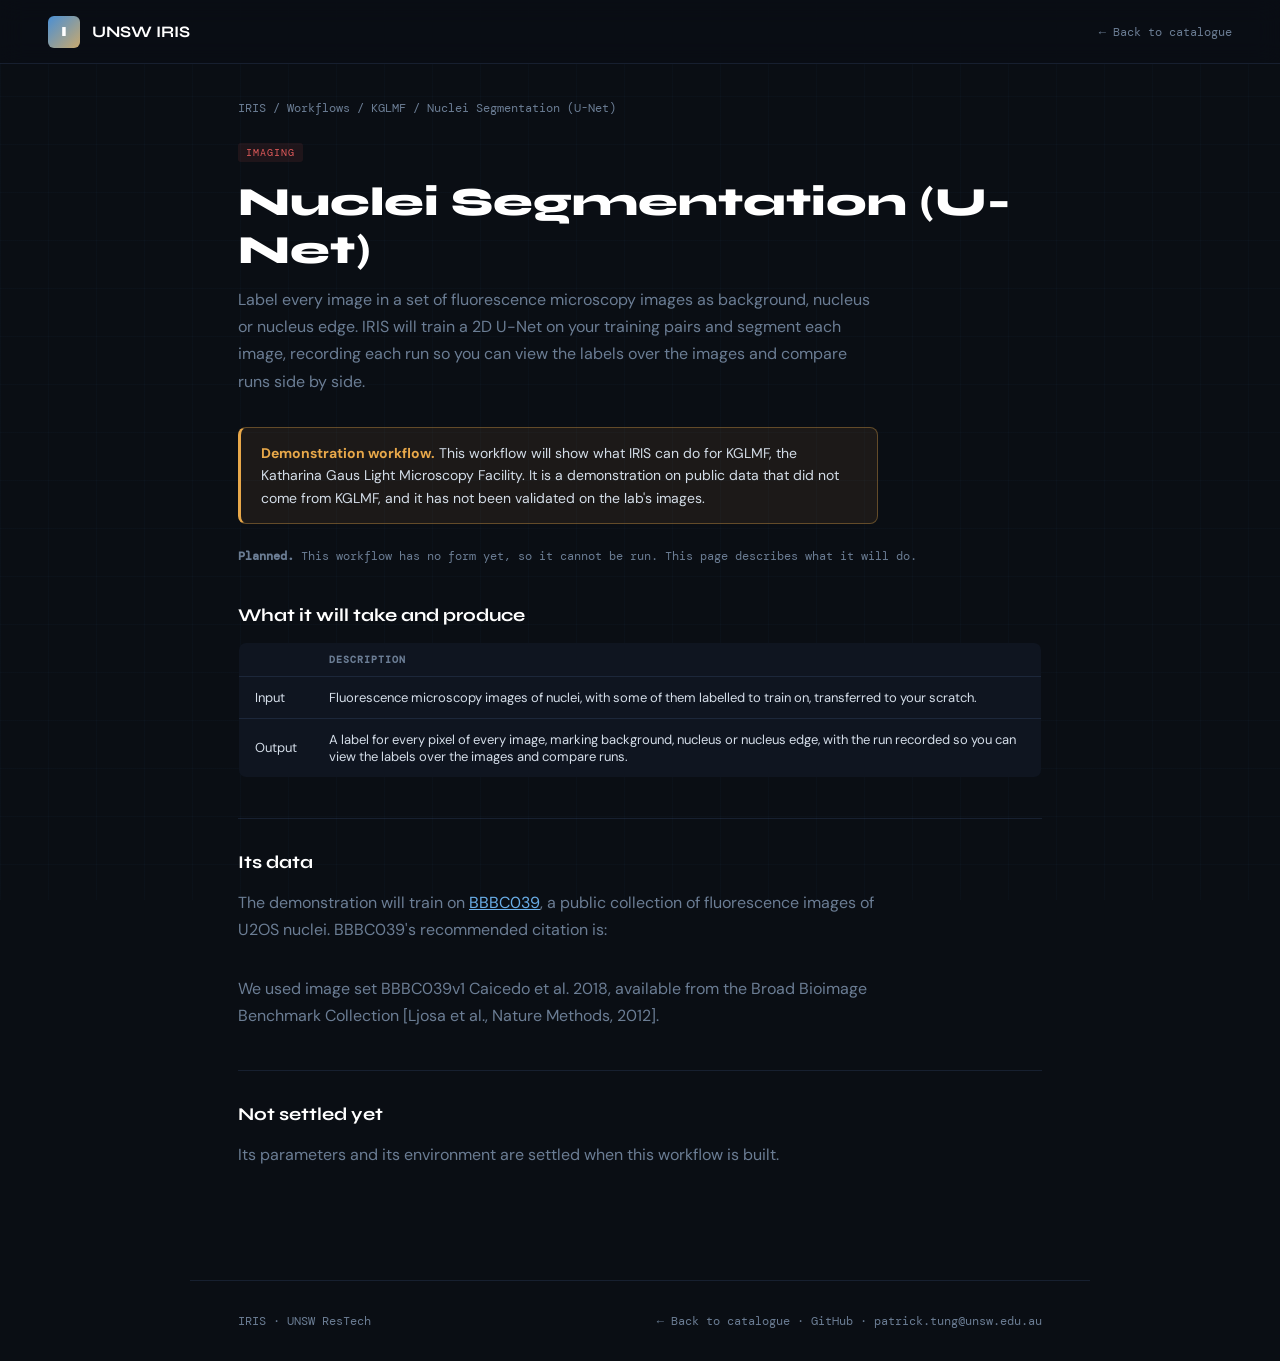
<file: workflows/microscopy-cell-segmentation/index.html>
<!DOCTYPE html>
<html lang="en">
<head>
  <meta charset="UTF-8">
  <meta name="viewport" content="width=device-width, initial-scale=1.0">
  <title>Nuclei Segmentation (U-Net) — IRIS</title>
  <link rel="preconnect" href="https://fonts.googleapis.com">
  <link href="https://fonts.googleapis.com/css2?family=DM+Mono:wght@400;500&family=Syne:wght@700;800&family=DM+Sans:wght@300;400;500&display=swap" rel="stylesheet">
  <link rel="stylesheet" href="../../assets/iris.css">
</head>
<body>
<nav>
  <a href="../../" class="nav-logo">
    <div class="nav-logo-mark">I</div>
    <span class="nav-logo-text">UNSW IRIS</span>
  </a>
  <a href="../../#workflows" class="nav-back">← Back to catalogue</a>
</nav>
<div class="page">
  <div class="breadcrumb"><a href="../../">IRIS</a> / <a href="../../#workflows">Workflows</a> / <a href="../../#kglmf">KGLMF</a> / Nuclei Segmentation (U-Net)</div>
  <span class="wf-domain imaging">Imaging</span>
  <h1 class="wf-title">Nuclei Segmentation (U-Net)</h1>
  <p class="wf-desc">Label every image in a set of fluorescence microscopy images as background, nucleus or nucleus edge. IRIS will train a 2D U-Net on your training pairs and segment each image, recording each run so you can view the labels over the images and compare runs side by side.</p>
  <div class="demonstration-notice"><strong>Demonstration workflow.</strong> This workflow will show what IRIS can do for KGLMF, the Katharina Gaus Light Microscopy Facility. It is a demonstration on public data that did not come from KGLMF, and it has not been validated on the lab's images.</div>
  <span class="run-note"><strong>Planned.</strong> This workflow has no form yet, so it cannot be run. This page describes what it will do.</span>
  <h2>What it will take and produce</h2>
  <table class="param-table">
    <thead><tr><th></th><th>Description</th></tr></thead>
    <tbody><tr><td>Input</td><td>Fluorescence microscopy images of nuclei, with some of them labelled to train on, transferred to your scratch.</td></tr><tr><td>Output</td><td>A label for every pixel of every image, marking background, nucleus or nucleus edge, with the run recorded so you can view the labels over the images and compare runs.</td></tr></tbody>
  </table>
  <h2>Its data</h2>
  <!-- The runnable workflow (form, entry script, tests and prepare_bbbc039.py, which builds the prepared dataset) is kept on the git tag kglmf-demo-runnable (#231). The prepared dataset is /srv/scratch/katana_ai/iris/datasets/bbbc039-nuclei on Katana; its README.txt gives the BBBC039 download URLs, their sha256 checksums and the job that built it (#235). -->
  <p class="wf-desc">The demonstration will train on <a href="https://bbbc.broadinstitute.org/BBBC039" target="_blank">BBBC039</a>, a public collection of fluorescence images of U2OS nuclei. BBBC039's recommended citation is:</p>
  <p class="wf-desc">We used image set BBBC039v1 Caicedo et al. 2018, available from the Broad Bioimage Benchmark Collection [Ljosa et al., Nature Methods, 2012].</p>
  <h2>Not settled yet</h2>
  <p class="wf-desc">Its parameters and its environment are settled when this workflow is built.</p>
</div>
<footer>
  <span>IRIS · UNSW ResTech</span>
  <span>
    <a href="../../#workflows">← Back to catalogue</a> ·
    <a href="https://github.com/unsw-restech/iris" target="_blank">GitHub</a> ·
    <a href="mailto:patrick.tung@unsw.edu.au">patrick.tung@unsw.edu.au</a>
  </span>
</footer>
</body>
</html>
</file>
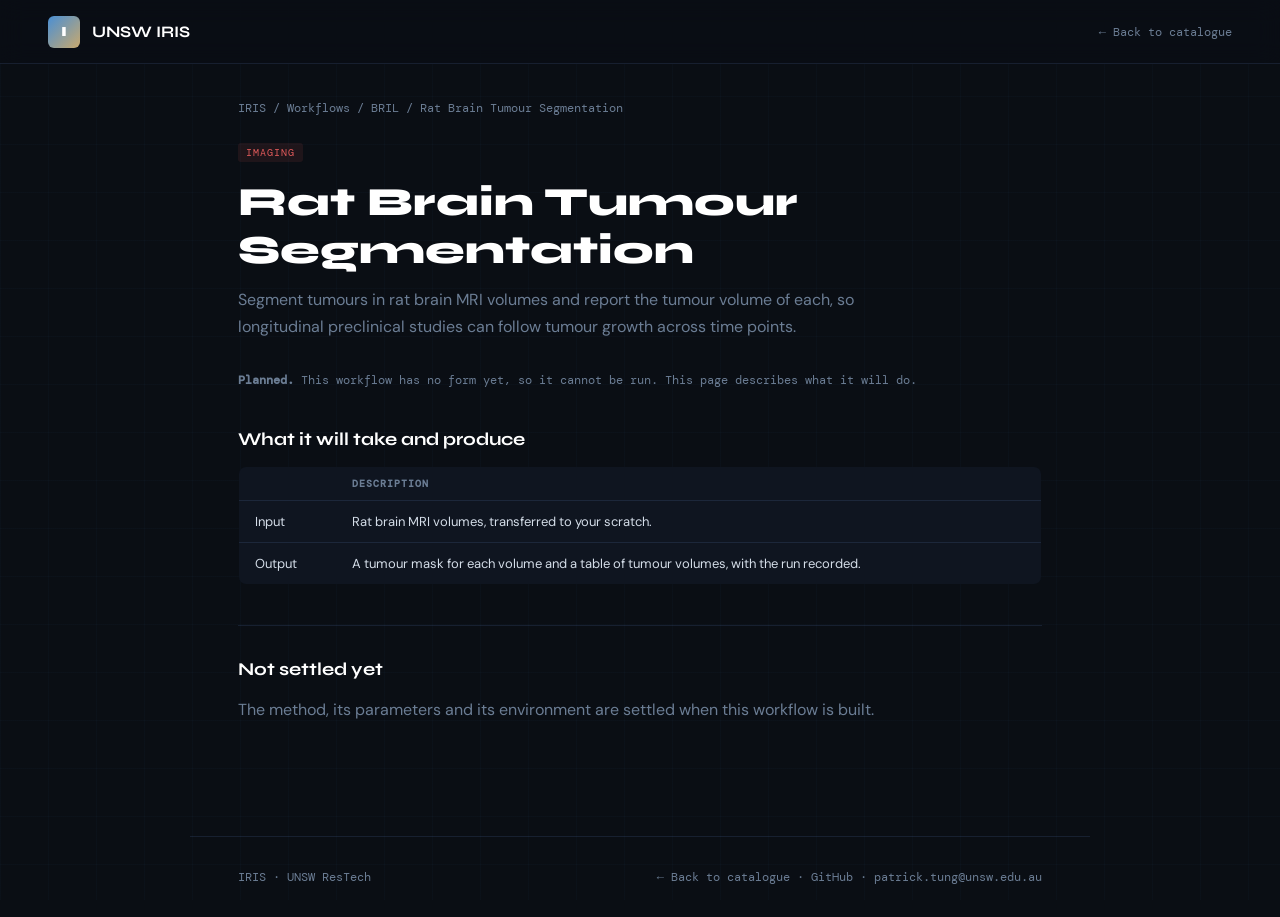
<file: workflows/mri-rat-brain-tumour-segmentation/index.html>
<!DOCTYPE html>
<html lang="en">
<head>
  <meta charset="UTF-8">
  <meta name="viewport" content="width=device-width, initial-scale=1.0">
  <title>Rat Brain Tumour Segmentation — IRIS</title>
  <link rel="preconnect" href="https://fonts.googleapis.com">
  <link href="https://fonts.googleapis.com/css2?family=DM+Mono:wght@400;500&family=Syne:wght@700;800&family=DM+Sans:wght@300;400;500&display=swap" rel="stylesheet">
  <link rel="stylesheet" href="../../assets/iris.css">
</head>
<body>
<nav>
  <a href="../../" class="nav-logo">
    <div class="nav-logo-mark">I</div>
    <span class="nav-logo-text">UNSW IRIS</span>
  </a>
  <a href="../../#workflows" class="nav-back">← Back to catalogue</a>
</nav>
<div class="page">
  <div class="breadcrumb"><a href="../../">IRIS</a> / <a href="../../#workflows">Workflows</a> / <a href="../../#bril">BRIL</a> / Rat Brain Tumour Segmentation</div>
  <span class="wf-domain imaging">Imaging</span>
  <h1 class="wf-title">Rat Brain Tumour Segmentation</h1>
  <p class="wf-desc">Segment tumours in rat brain MRI volumes and report the tumour volume of each, so longitudinal preclinical studies can follow tumour growth across time points.</p>
  <span class="run-note"><strong>Planned.</strong> This workflow has no form yet, so it cannot be run. This page describes what it will do.</span>
  <h2>What it will take and produce</h2>
  <table class="param-table">
    <thead><tr><th></th><th>Description</th></tr></thead>
    <tbody><tr><td>Input</td><td>Rat brain MRI volumes, transferred to your scratch.</td></tr><tr><td>Output</td><td>A tumour mask for each volume and a table of tumour volumes, with the run recorded.</td></tr></tbody>
  </table>
  <h2>Not settled yet</h2>
  <p class="wf-desc">The method, its parameters and its environment are settled when this workflow is built.</p>
</div>
<footer>
  <span>IRIS · UNSW ResTech</span>
  <span>
    <a href="../../#workflows">← Back to catalogue</a> ·
    <a href="https://github.com/unsw-restech/iris" target="_blank">GitHub</a> ·
    <a href="mailto:patrick.tung@unsw.edu.au">patrick.tung@unsw.edu.au</a>
  </span>
</footer>
</body>
</html>
</file>
<file: assets/iris.css>
/* Shared styles for IRIS workflow detail pages (workflows/<name>/index.html). */
/* The landing page keeps its own inline styles; hello-world is a separate variant. */

*, *::before, *::after { box-sizing: border-box; margin: 0; padding: 0; }
:root {
  --bg: #0a0e14; --bg2: #0f1520; --bg3: #141c2e;
  --border: rgba(99,140,210,0.15); --border2: rgba(99,140,210,0.28);
  --blue: #4a8fd4; --blue2: #6aaee8;
  --gold: #c8a96e; --gold2: #e2c98a;
  --text: #d4dde8; --muted: #6b7d94;
  --green: #4ecb8d; --amber: #e8a84a; --red: #e05a5a;
}
body { font-family: 'DM Sans', sans-serif; background: var(--bg); color: var(--text); }
body::before {
  content: ''; position: fixed; inset: 0;
  background-image: linear-gradient(rgba(74,143,212,0.03) 1px, transparent 1px),
    linear-gradient(90deg, rgba(74,143,212,0.03) 1px, transparent 1px);
  background-size: 48px 48px; pointer-events: none; z-index: 0;
}
/* The top bar: body > nav, so a <nav> inside a page stays in the flow. */
body > nav {
  position: fixed; top: 0; left: 0; right: 0; z-index: 100;
  display: flex; align-items: center; justify-content: space-between;
  padding: 0 48px; height: 64px;
  background: rgba(10,14,20,0.85); backdrop-filter: blur(12px);
  border-bottom: 1px solid var(--border);
}
.nav-logo { display: flex; align-items: center; gap: 12px; text-decoration: none; }
.nav-logo-mark {
  width: 32px; height: 32px;
  background: linear-gradient(135deg, var(--blue), var(--gold));
  border-radius: 6px; display: flex; align-items: center; justify-content: center;
  font-family: 'Syne', sans-serif; font-weight: 800; font-size: 14px; color: #fff;
}
.nav-logo-text { font-family: 'Syne', sans-serif; font-weight: 700; font-size: 16px; color: #fff; }
.nav-back { font-family: 'DM Mono', monospace; font-size: 12px; color: var(--muted); text-decoration: none; }
.nav-back:hover { color: var(--blue2); }
.page { position: relative; z-index: 1; max-width: 900px; margin: 0 auto; padding: 100px 48px 80px; }
.breadcrumb { font-family: 'DM Mono', monospace; font-size: 12px; color: var(--muted); margin-bottom: 24px; }
.breadcrumb a { color: var(--muted); text-decoration: none; }
.breadcrumb a:hover { color: var(--blue2); }
.wf-domain {
  display: inline-block; font-family: 'DM Mono', monospace; font-size: 10px;
  padding: 3px 8px; border-radius: 3px;
  text-transform: uppercase; letter-spacing: 1px; margin-bottom: 16px;
}
.wf-domain.imaging { background: rgba(224,90,90,0.1); color: var(--red); }
.wf-title { font-family: 'Syne', sans-serif; font-size: 40px; font-weight: 800; color: #fff; margin-bottom: 12px; }
.wf-desc { font-size: 16px; color: var(--muted); line-height: 1.7; max-width: 640px; margin-bottom: 32px; }
.wf-owner { font-size: 14px; color: var(--muted); margin: -20px 0 32px; }
.wf-owner:has(+ .wf-review) { margin-bottom: 6px; }
.wf-review { font-size: 13px; color: var(--muted); line-height: 1.6; max-width: 640px; margin-bottom: 32px; }
.run-btn {
  display: inline-flex; align-items: center; gap: 10px;
  padding: 14px 28px; border-radius: 6px;
  font-family: 'Syne', sans-serif; font-size: 15px; font-weight: 700;
  text-decoration: none; background: var(--blue); color: #fff;
  transition: all 0.2s; margin-bottom: 12px;
}
.run-btn:hover { background: var(--blue2); transform: translateY(-1px); }
.run-note { font-family: 'DM Mono', monospace; font-size: 12px; color: var(--muted); margin-bottom: 40px; display: block; }
.meta-grid {
  display: grid; grid-template-columns: repeat(3, 1fr);
  gap: 1px; background: var(--border);
  border: 1px solid var(--border); border-radius: 8px; overflow: hidden;
  margin-bottom: 48px;
}
.meta-cell { background: var(--bg2); padding: 16px 20px; }
.meta-label { font-family: 'DM Mono', monospace; font-size: 10px; color: var(--muted); text-transform: uppercase; letter-spacing: 1px; margin-bottom: 6px; }
.meta-val { font-family: 'Syne', sans-serif; font-size: 14px; font-weight: 700; color: #fff; }
h2 { font-family: 'Syne', sans-serif; font-size: 18px; font-weight: 700; color: #fff; margin: 40px 0 16px; border-top: 1px solid var(--border); padding-top: 32px; }
h2:first-of-type { border-top: none; padding-top: 0; }
.steps { list-style: none; counter-reset: steps; border: 1px solid var(--border); border-radius: 8px; overflow: hidden; margin-bottom: 16px; }
.steps li {
  counter-increment: steps;
  display: flex; gap: 16px; align-items: flex-start;
  padding: 14px 20px; border-bottom: 1px solid var(--border);
  font-size: 14px; color: var(--text); line-height: 1.6;
  background: var(--bg2);
}
.steps li:last-child { border-bottom: none; }
.steps li::before {
  content: counter(steps);
  min-width: 24px; height: 24px; border-radius: 50%;
  background: rgba(74,143,212,0.12); color: var(--blue2);
  font-family: 'DM Mono', monospace; font-size: 11px;
  display: flex; align-items: center; justify-content: center;
  flex-shrink: 0; margin-top: 1px;
}
.param-table { width: 100%; border-collapse: collapse; font-size: 13px; border: 1px solid var(--border); border-radius: 8px; overflow: hidden; }
.param-table th {
  font-family: 'DM Mono', monospace; font-size: 10px; color: var(--muted);
  text-transform: uppercase; letter-spacing: 1px; text-align: left;
  padding: 10px 16px; border-bottom: 1px solid var(--border); background: var(--bg2);
}
.param-table td { padding: 12px 16px; border-bottom: 1px solid var(--border); font-size: 13px; color: var(--text); background: var(--bg2); }
.param-table tr:last-child td { border-bottom: none; }
.param-table tbody tr:hover td { background: var(--bg3); }
code { font-family: 'DM Mono', monospace; font-size: 12px; color: var(--blue2); }
.code-block {
  background: var(--bg2); border: 1px solid var(--border); border-radius: 8px;
  padding: 20px 24px; overflow-x: auto;
  font-family: 'DM Mono', monospace; font-size: 12px; color: var(--text); line-height: 1.8;
}
.code-block .comment { color: var(--muted); }
/* Unmaintained banner: replaces the Run button on an unmaintained workflow's page,
   which stays so its citable versions still lead somewhere. bin/check reads the class.
   <div class="unmaintained-banner"><strong>Unmaintained.</strong> This workflow can't be
   run: it broke and its workflow owner stopped answering. To bring it back, adopt it
   (link the contribute page's adoption steps).</div> */
/* Demonstration notice: says on a demonstration workflow's page that it runs on public
   data that did not come from the lab it shows IRIS to. It looks like the banner, closer
   to the line below it, and is its own class, since bin/check reads the banner's
   class as marking a workflow unmaintained. */
.unmaintained-banner, .demonstration-notice {
  background: rgba(232,168,74,0.08); border: 1px solid rgba(232,168,74,0.35);
  border-left: 3px solid var(--amber); border-radius: 8px;
  padding: 14px 20px; margin-bottom: 40px; max-width: 640px;
  font-size: 14px; line-height: 1.6; color: var(--text);
}
.demonstration-notice { margin-bottom: 24px; }
.unmaintained-banner strong, .demonstration-notice strong { color: var(--amber); }
.unmaintained-banner a, .demonstration-notice a { color: var(--blue2); }
/* Launch block: the Run button with its "You're ready when" checklist beside it. */
.launch { display: grid; grid-template-columns: auto 1fr; gap: 32px; align-items: start; margin-bottom: 40px; }
.launch .run-note { margin-bottom: 0; max-width: 260px; line-height: 1.6; }
.ready { background: var(--bg2); border: 1px solid var(--border); border-radius: 8px; padding: 16px 20px; }
.ready-title, .col-when { font-family: 'DM Mono', monospace; font-size: 10px; color: var(--gold); text-transform: uppercase; letter-spacing: 1px; margin-bottom: 8px; }
.checklist { list-style: none; }
.checklist li { position: relative; padding: 6px 0 6px 26px; font-size: 14px; line-height: 1.6; border-bottom: 1px solid var(--border); }
.checklist li:last-child { border-bottom: none; }
.checklist li::before { content: '\2610'; position: absolute; left: 2px; color: var(--gold); }
/* Transfer / Run / View columns. */
.cols { display: grid; grid-template-columns: repeat(3, 1fr); gap: 16px; margin-bottom: 40px; }
.col { background: var(--bg2); border: 1px solid var(--border); border-radius: 10px; padding: 20px; }
.col-when { margin-bottom: 6px; }
.col h3 { font-family: 'Syne', sans-serif; font-size: 17px; font-weight: 700; color: #fff; margin-bottom: 10px; }
.col p { font-size: 14px; line-height: 1.6; color: var(--muted); margin-bottom: 10px; }
.col p:last-child { margin-bottom: 0; }
.col a, details a, .prose a, .run-note a, .wf-owner a, .wf-desc a { color: var(--blue2); }
/* Expandable sections. */
details { background: var(--bg2); border: 1px solid var(--border); border-radius: 8px; padding: 14px 20px; margin-bottom: 10px; }
details summary { cursor: pointer; font-family: 'Syne', sans-serif; font-weight: 700; font-size: 15px; color: #fff; }
details[open] summary { margin-bottom: 14px; }
details p, details li { font-size: 14px; line-height: 1.7; color: var(--text); }
details p { margin-bottom: 12px; }
details ul, details ol { margin: 0 0 12px 20px; }
details .param-table, details .code-block { margin-bottom: 12px; }
/* Prose sections on the guide page. */
.prose { font-size: 15px; line-height: 1.7; color: var(--text); max-width: 720px; }
.prose p, .prose ul, .prose ol, .prose .code-block, .prose .param-table, .prose .tree { margin-bottom: 16px; }
.prose ul, .prose ol { padding-left: 22px; }
.prose li { margin-bottom: 6px; }
h3.sub { font-family: 'Syne', sans-serif; font-size: 15px; font-weight: 700; color: #fff; margin: 28px 0 10px; }
/* The guide page: a contents list, then one card per section. */
.toc { background: var(--bg2); border: 1px solid var(--border); border-radius: 10px; padding: 18px 24px; margin-bottom: 32px; max-width: 720px; }
.toc-title { font-family: 'DM Mono', monospace; font-size: 10px; color: var(--gold); text-transform: uppercase; letter-spacing: 1px; margin-bottom: 10px; }
.toc ol { padding-left: 22px; columns: 2; column-gap: 32px; font-size: 15px; line-height: 1.9; }
.toc a { color: var(--blue2); text-decoration: none; }
.toc a:hover { text-decoration: underline; }
.guide-section {
  background: rgba(15,21,32,0.6); border: 1px solid var(--border); border-radius: 12px;
  padding: 32px 36px 16px; margin-bottom: 28px; max-width: 820px; scroll-margin-top: 84px;
}
/* A step a link jumps to, such as contribute/#mint, clears the fixed nav too. */
.steps li[id] { scroll-margin-top: 84px; }
.section-step { font-family: 'DM Mono', monospace; font-size: 11px; color: var(--gold); text-transform: uppercase; letter-spacing: 1px; margin-bottom: 8px; }
.guide-section h2 { font-size: 28px; font-weight: 800; margin: 0 0 16px; border-top: none; padding-top: 0; }
.guide-section h3.sub { font-size: 20px; margin: 32px 0 12px; }
/* A dataset folder layout. */
.tree {
  background: var(--bg2); border: 1px solid var(--border); border-radius: 8px;
  padding: 16px 24px; white-space: pre; overflow-x: auto;
  font-family: 'DM Mono', monospace; font-size: 12px; line-height: 1.8; color: var(--text);
}
.tree .comment { color: var(--muted); }
/* A screenshot from assets/screenshots/, linked to itself at full size.
   .shot-narrow keeps a tall, narrow one from filling the column. */
.shot { margin: 8px 0 20px; }
.shot a { display: block; }
.shot img {
  display: block; width: 100%; height: auto;
  border: 1px solid var(--border2); border-radius: 8px;
}
.shot-narrow { max-width: 440px; }
.shot figcaption { font-family: 'DM Mono', monospace; font-size: 12px; line-height: 1.6; color: var(--muted); margin-top: 8px; }
.launch .shot { grid-column: 1 / -1; margin: 0; }
footer {
  position: relative; z-index: 1; border-top: 1px solid var(--border);
  padding: 32px 48px; max-width: 900px; margin: 0 auto;
  display: flex; justify-content: space-between;
  font-family: 'DM Mono', monospace; font-size: 12px; color: var(--muted);
}
footer a { color: var(--muted); text-decoration: none; }
footer a:hover { color: var(--blue2); }
/* After every link rule, so a Run-style button keeps its white text
   inside any of them (.prose a, footer a and so on tie with it on
   specificity and come earlier). */
a.run-btn, a.run-btn:hover { color: #fff; }
@media (max-width: 768px) {
  body > nav { padding: 0 20px; }
  .page { padding: 90px 20px 60px; }
  .meta-grid { grid-template-columns: 1fr; }
  .launch, .cols { grid-template-columns: 1fr; }
  .toc ol { columns: 1; }
  .guide-section { padding: 24px 20px 8px; }
  footer { flex-direction: column; gap: 12px; padding: 24px 20px; }
}
</file>
